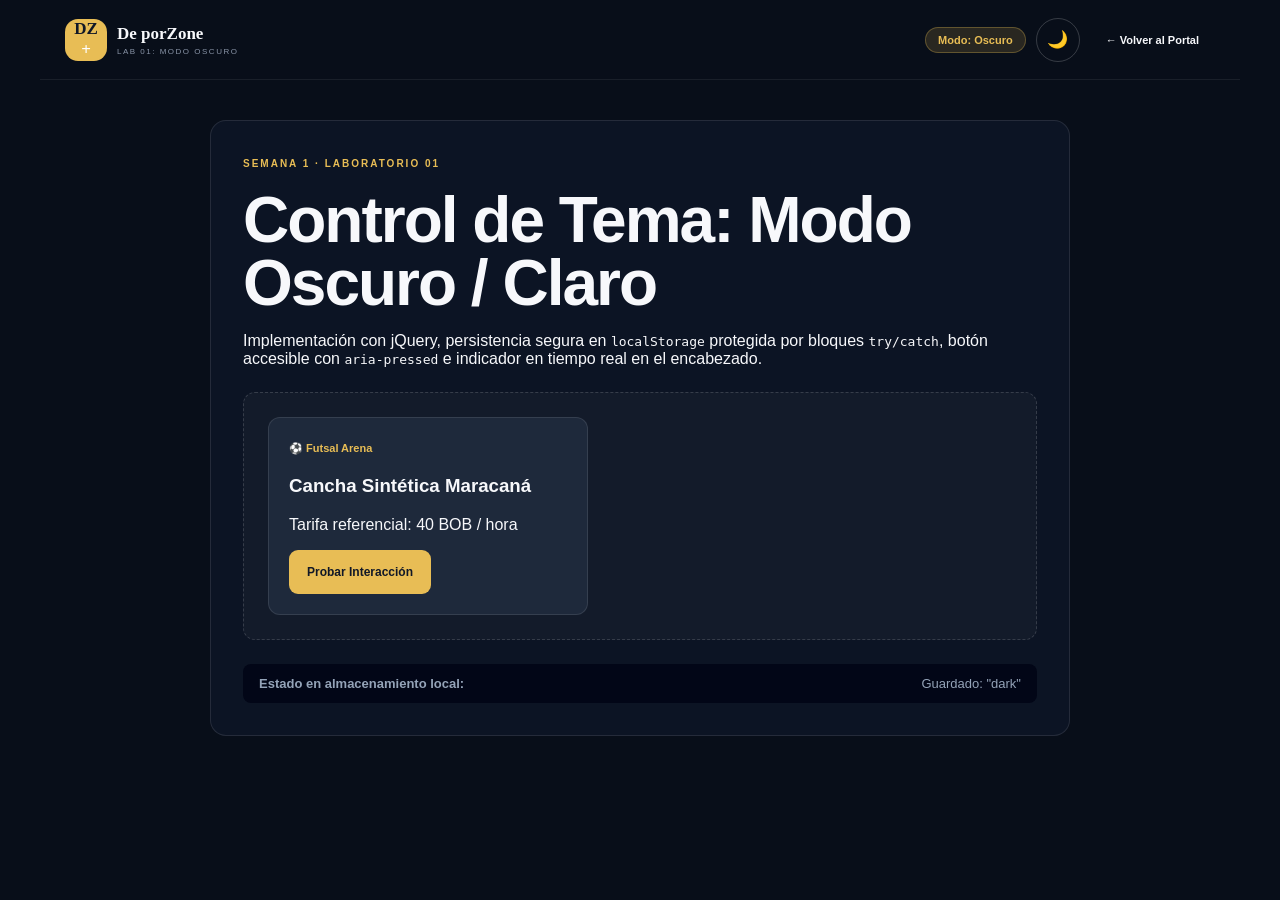
<file: reservas/semana1/01-modo-oscuro/index.html>
<!DOCTYPE html>
<html lang="es">
<head>
    <meta charset="UTF-8">
    <meta name="viewport" content="width=device-width, initial-scale=1.0">
    <title>01 - Modo Oscuro | De porZone</title>
    <link rel="stylesheet" href="../../styles.css">
    <link rel="stylesheet" href="styles.css">
</head>
<body class="dark-mode">

    <header class="topbar">
        <a class="brand" href="../../index.html">
            <span class="logo">DZ<span>+</span></span>
            <span>
                <b>De porZone</b>
                <small>LAB 01: MODO OSCURO</small>
            </span>
        </a>

        <div class="header-actions">
            <span id="theme-status" class="badge-status" aria-live="polite">Modo: Oscuro</span>
            <button id="btn-theme-toggle" class="theme-toggle" type="button" aria-label="Cambiar a modo claro" aria-pressed="true">
                🌙
            </button>
            <a class="nav-cta" href="../../index.html">← Volver al Portal</a>
        </div>
    </header>

    <main class="lab-container">
        <section class="lab-card">
            <span class="eyebrow">SEMANA 1 · LABORATORIO 01</span>
            <h1>Control de Tema: Modo Oscuro / Claro</h1>
            <p>
                Implementación con jQuery, persistencia segura en <code>localStorage</code> protegida por bloques <code>try/catch</code>, botón accesible con <code>aria-pressed</code> e indicador en tiempo real en el encabezado.
            </p>

            <div class="preview-box">
                <div class="cancha-sample">
                    <span class="badge-sport">⚽ Futsal Arena</span>
                    <h3>Cancha Sintética Maracaná</h3>
                    <p>Tarifa referencial: 40 BOB / hora</p>
                    <button class="btn primary" type="button">Probar Interacción</button>
                </div>
            </div>

            <div class="code-note">
                <strong>Estado en almacenamiento local:</strong>
                <span id="storage-debug">Verificando...</span>
            </div>
        </section>
    </main>

    <script src="https://code.jquery.com/jquery-3.7.1.min.js"></script>
    <script src="script.js"></script>
</body>
</html>
</file>
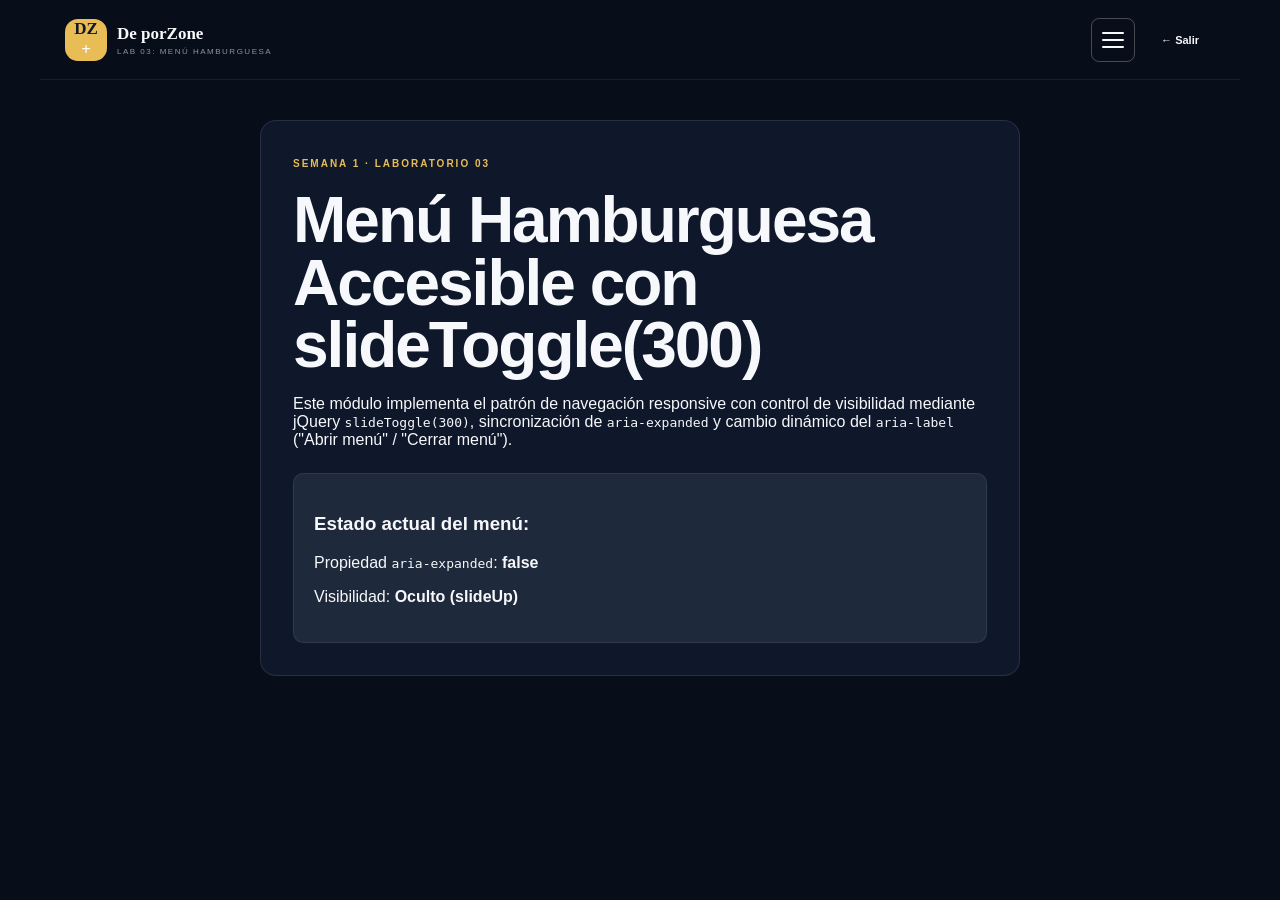
<file: reservas/semana1/03-menu-hamburguesa/index.html>
<!DOCTYPE html>
<html lang="es">
<head>
    <meta charset="UTF-8">
    <meta name="viewport" content="width=device-width, initial-scale=1.0">
    <title>03 - Menú Hamburguesa | De porZone</title>
    <link rel="stylesheet" href="../../styles.css">
    <link rel="stylesheet" href="styles.css">
</head>
<body class="theme-futbol">

    <header class="topbar">
        <a class="brand" href="../../index.html">
            <span class="logo">DZ<span>+</span></span>
            <span>
                <b>De porZone</b>
                <small>LAB 03: MENÚ HAMBURGUESA</small>
            </span>
        </a>

        <div class="header-actions">
            <!-- Botón Accesible ☰ -->
            <button class="hamburger-btn" id="btn-hamburger" type="button" aria-label="Abrir menú de navegación" aria-expanded="false" aria-controls="nav-principal">
                <span class="hamburger-bar"></span>
                <span class="hamburger-bar"></span>
                <span class="hamburger-bar"></span>
            </button>
            <a class="nav-cta" href="../../index.html">← Salir</a>
        </div>
    </header>

    <!-- Nav con aria-label y slideToggle(300) -->
    <nav class="nav-collapsible" id="nav-principal" aria-label="Navegación principal de canchas">
        <ul class="nav-list">
            <li><a href="../../index.html#inicio">⚽ Portada de Canchas</a></li>
            <li><a href="../../index.html#deportes">🏐 Deportes Disponibles</a></li>
            <li><a href="../../index.html#servicios">🥅 Servicios y Vestuarios</a></li>
            <li><a href="../../index.html#reservar">📅 Reservar Horario</a></li>
            <li><a href="../../index.html#simulaciones">⚙ Panel de Pruebas</a></li>
        </ul>
    </nav>

    <main class="lab-container">
        <section class="lab-card">
            <span class="eyebrow">SEMANA 1 · LABORATORIO 03</span>
            <h1>Menú Hamburguesa Accesible con slideToggle(300)</h1>
            <p>
                Este módulo implementa el patrón de navegación responsive con control de visibilidad mediante jQuery <code>slideToggle(300)</code>, sincronización de <code>aria-expanded</code> y cambio dinámico del <code>aria-label</code> ("Abrir menú" / "Cerrar menú").
            </p>
            <div class="test-panel">
                <h3>Estado actual del menú:</h3>
                <p>Propiedad <code>aria-expanded</code>: <strong id="debug-expanded">false</strong></p>
                <p>Visibilidad: <strong id="debug-visibilidad">Oculto (slideUp)</strong></p>
            </div>
        </section>
    </main>

    <script src="https://code.jquery.com/jquery-3.7.1.min.js"></script>
    <script src="script.js"></script>
</body>
</html>
</file>
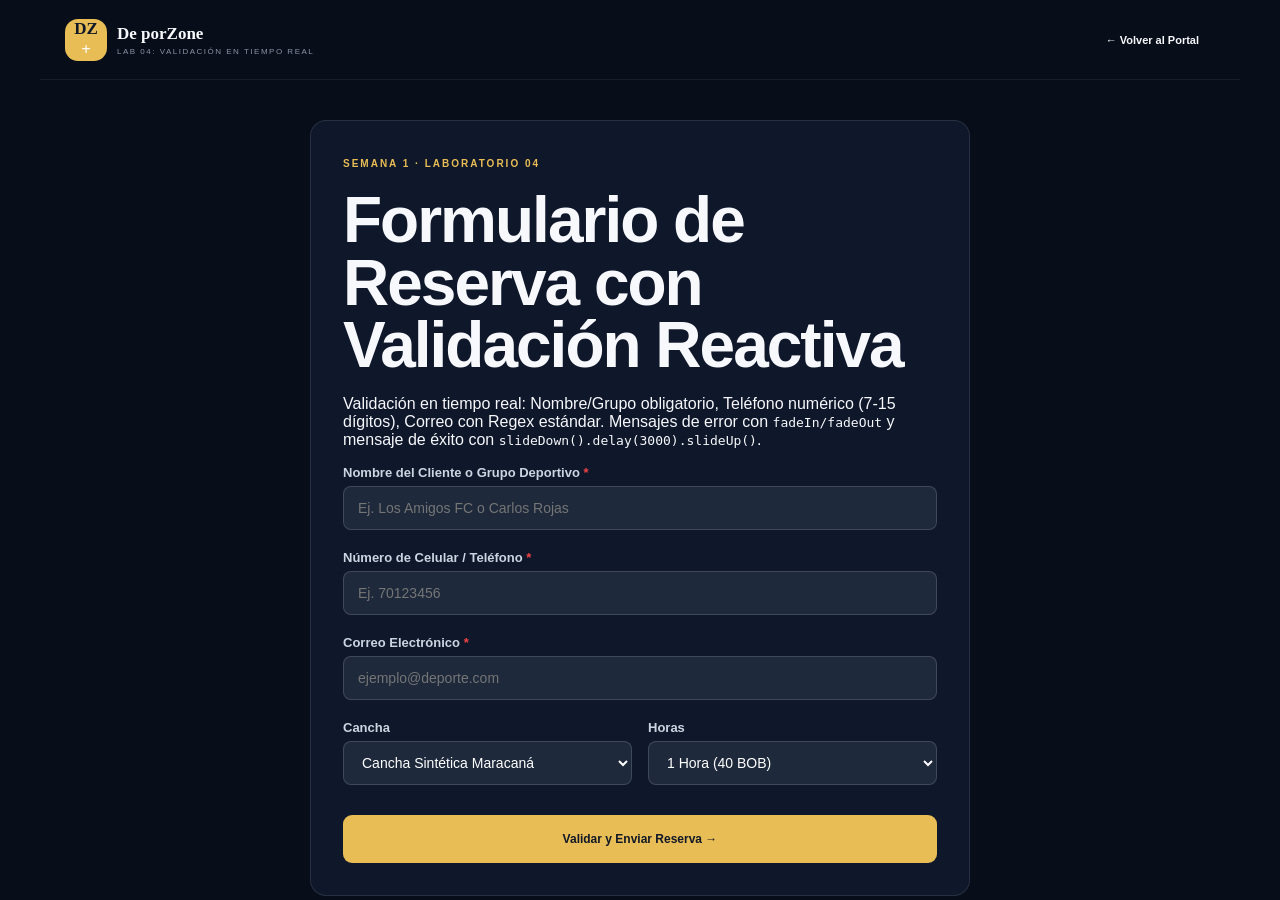
<file: reservas/semana1/04-validacion-formulario/index.html>
<!DOCTYPE html>
<html lang="es">
<head>
    <meta charset="UTF-8">
    <meta name="viewport" content="width=device-width, initial-scale=1.0">
    <title>04 - Validación de Formulario | De porZone</title>
    <link rel="stylesheet" href="../../styles.css">
    <link rel="stylesheet" href="styles.css">
</head>
<body class="theme-futbol">

    <header class="topbar">
        <a class="brand" href="../../index.html">
            <span class="logo">DZ<span>+</span></span>
            <span>
                <b>De porZone</b>
                <small>LAB 04: VALIDACIÓN EN TIEMPO REAL</small>
            </span>
        </a>
        <a class="nav-cta" href="../../index.html">← Volver al Portal</a>
    </header>

    <main class="lab-container">
        <section class="lab-card">
            <span class="eyebrow">SEMANA 1 · LABORATORIO 04</span>
            <h1>Formulario de Reserva con Validación Reactiva</h1>
            <p>Validación en tiempo real: Nombre/Grupo obligatorio, Teléfono numérico (7-15 dígitos), Correo con Regex estándar. Mensajes de error con <code>fadeIn/fadeOut</code> y mensaje de éxito con <code>slideDown().delay(3000).slideUp()</code>.</p>

            <div id="mensaje-exito" class="alerta-exito" role="status" aria-live="polite">
                ✔ ¡Reserva registrada con éxito! Tu solicitud está siendo procesada.
            </div>

            <form id="form-reserva-canchas" class="form-estilizado" novalidate>
                <div class="campo">
                    <label for="txt-nombre">Nombre del Cliente o Grupo Deportivo <span class="req">*</span></label>
                    <input type="text" id="txt-nombre" name="nombre" placeholder="Ej. Los Amigos FC o Carlos Rojas" required>
                    <span class="error-msg" id="err-nombre">El nombre o grupo es obligatorio (mínimo 3 letras).</span>
                </div>

                <div class="campo">
                    <label for="txt-telefono">Número de Celular / Teléfono <span class="req">*</span></label>
                    <input type="tel" id="txt-telefono" name="telefono" placeholder="Ej. 70123456" required>
                    <span class="error-msg" id="err-telefono">Ingresa un número telefónico válido (entre 7 y 15 dígitos numéricos).</span>
                </div>

                <div class="campo">
                    <label for="txt-correo">Correo Electrónico <span class="req">*</span></label>
                    <input type="email" id="txt-correo" name="correo" placeholder="ejemplo@deporte.com" required>
                    <span class="error-msg" id="err-correo">El formato de correo no es válido (ej. usuario@dominio.com).</span>
                </div>

                <div class="campo-fila">
                    <div class="campo">
                        <label for="sel-cancha">Cancha</label>
                        <select id="sel-cancha">
                            <option value="futsal">Cancha Sintética Maracaná</option>
                            <option value="wally">Wally Court A</option>
                            <option value="voley">Vóley Arena Mixta</option>
                        </select>
                    </div>
                    <div class="campo">
                        <label for="sel-duracion">Horas</label>
                        <select id="sel-duracion">
                            <option value="1">1 Hora (40 BOB)</option>
                            <option value="2">2 Horas (80 BOB)</option>
                            <option value="3">3 Horas (120 BOB)</option>
                        </select>
                    </div>
                </div>

                <button type="submit" class="btn primary btn-enviar">
                    Validar y Enviar Reserva →
                </button>
            </form>
        </section>
    </main>

    <script src="https://code.jquery.com/jquery-3.7.1.min.js"></script>
    <script src="script.js"></script>
</body>
</html>
</file>
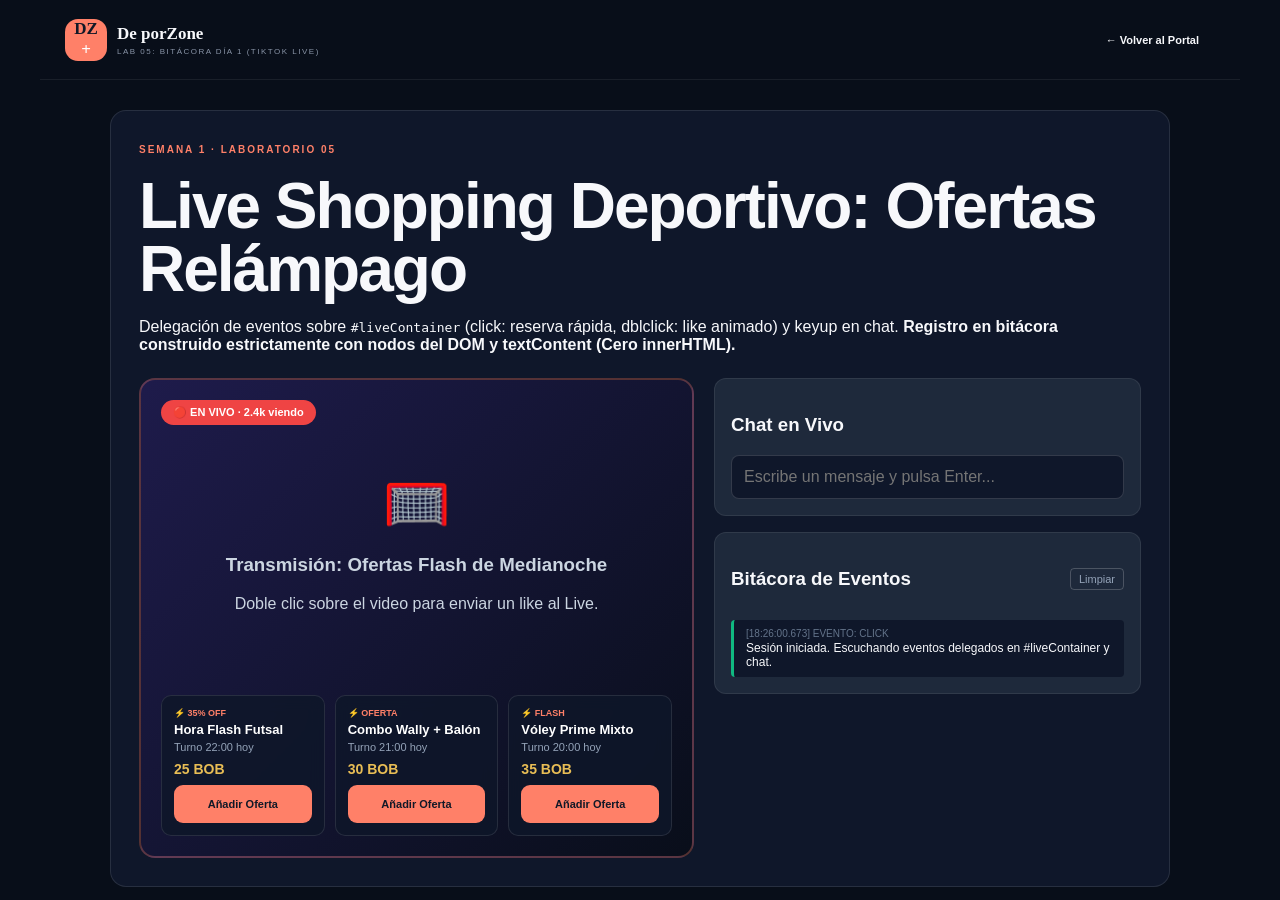
<file: reservas/semana1/05-bitacora-dia1/index.html>
<!DOCTYPE html>
<html lang="es">
<head>
    <meta charset="UTF-8">
    <meta name="viewport" content="width=device-width, initial-scale=1.0">
    <title>05 - Bitácora Día 1: Live Canchas | De porZone</title>
    <link rel="stylesheet" href="../../styles.css">
    <link rel="stylesheet" href="styles.css">
</head>
<body class="theme-futsal">

    <header class="topbar">
        <a class="brand" href="../../index.html">
            <span class="logo">DZ<span>+</span></span>
            <span>
                <b>De porZone</b>
                <small>LAB 05: BITÁCORA DÍA 1 (TIKTOK LIVE)</small>
            </span>
        </a>
        <a class="nav-cta" href="../../index.html">← Volver al Portal</a>
    </header>

    <main class="lab-container">
        <section class="lab-card">
            <span class="eyebrow">SEMANA 1 · LABORATORIO 05</span>
            <h1>Live Shopping Deportivo: Ofertas Relámpago</h1>
            <p>
                Delegación de eventos sobre <code>#liveContainer</code> (click: reserva rápida, dblclick: like animado) y keyup en chat.
                <strong>Registro en bitácora construido estrictamente con nodos del DOM y textContent (Cero innerHTML).</strong>
            </p>

            <div class="live-layout">
                <!-- Contenedor del Live -->
                <div class="live-stream-box" id="liveContainer" data-live-id="futsal-live-01">
                    <div class="live-badge-rec">🔴 EN VIVO · 2.4k viendo</div>
                    <div class="like-overlay" id="likeOverlay" aria-hidden="true">❤️</div>
                    
                    <div class="stream-center">
                        <span class="stream-icon">🥅</span>
                        <h3>Transmisión: Ofertas Flash de Medianoche</h3>
                        <p>Doble clic sobre el video para enviar un like al Live.</p>
                    </div>

                    <!-- 3 Ofertas Relámpago -->
                    <div class="flash-deals-tray">
                        <div class="deal-card" data-deal-id="deal-1" data-deal-name="Hora Flash Futsal" data-deal-price="25">
                            <span class="deal-tag">⚡ 35% OFF</span>
                            <h4>Hora Flash Futsal</h4>
                            <p>Turno 22:00 hoy</p>
                            <span class="deal-price">25 BOB</span>
                            <button type="button" class="btn primary deal-btn" data-action="buy">Añadir Oferta</button>
                        </div>

                        <div class="deal-card" data-deal-id="deal-2" data-deal-name="Combo Nocturno Wally" data-deal-price="30">
                            <span class="deal-tag">⚡ OFERTA</span>
                            <h4>Combo Wally + Balón</h4>
                            <p>Turno 21:00 hoy</p>
                            <span class="deal-price">30 BOB</span>
                            <button type="button" class="btn primary deal-btn" data-action="buy">Añadir Oferta</button>
                        </div>

                        <div class="deal-card" data-deal-id="deal-3" data-deal-name="Vóley Prime Viernes" data-deal-price="35">
                            <span class="deal-tag">⚡ FLASH</span>
                            <h4>Vóley Prime Mixto</h4>
                            <p>Turno 20:00 hoy</p>
                            <span class="deal-price">35 BOB</span>
                            <button type="button" class="btn primary deal-btn" data-action="buy">Añadir Oferta</button>
                        </div>
                    </div>
                </div>

                <!-- Chat interactivo y Registro -->
                <div class="live-sidebar">
                    <div class="chat-box">
                        <h3>Chat en Vivo</h3>
                        <div class="chat-input-wrapper">
                            <!-- Corregido: comillas bien cerradas type="text" id="chatInput" -->
                            <input type="text" id="chatInput" placeholder="Escribe un mensaje y pulsa Enter..." autocomplete="off">
                        </div>
                    </div>

                    <div class="log-box">
                        <div class="log-head">
                            <h3>Bitácora de Eventos</h3>
                            <button type="button" id="btn-limpiar-log" class="btn-clear">Limpiar</button>
                        </div>
                        <ul id="logOutput" class="log-list" role="log" aria-live="polite">
                            <!-- Inserción segura con nodos -->
                        </ul>
                    </div>
                </div>
            </div>
        </section>
    </main>

    <script src="https://code.jquery.com/jquery-3.7.1.min.js"></script>
    <script src="script.js"></script>
</body>
</html>
</file>
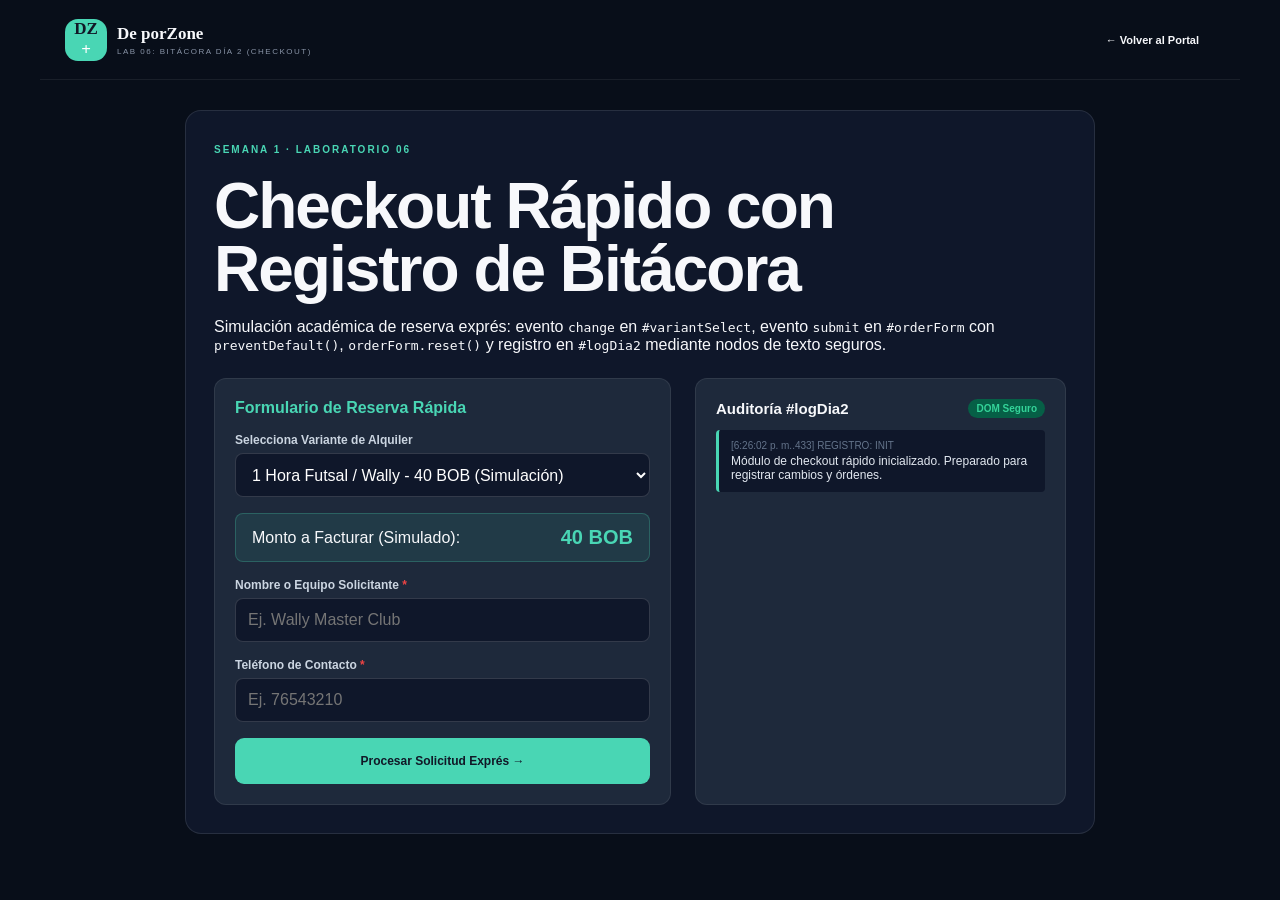
<file: reservas/semana1/06-bitacora-dia2/index.html>
<!DOCTYPE html>
<html lang="es">
<head>
    <meta charset="UTF-8">
    <meta name="viewport" content="width=device-width, initial-scale=1.0">
    <title>06 - Bitácora Día 2: Checkout Rápido | De porZone</title>
    <link rel="stylesheet" href="../../styles.css">
    <link rel="stylesheet" href="styles.css">
</head>
<body class="theme-wally">

    <header class="topbar">
        <a class="brand" href="../../index.html">
            <span class="logo">DZ<span>+</span></span>
            <span>
                <b>De porZone</b>
                <small>LAB 06: BITÁCORA DÍA 2 (CHECKOUT)</small>
            </span>
        </a>
        <a class="nav-cta" href="../../index.html">← Volver al Portal</a>
    </header>

    <main class="lab-container">
        <section class="lab-card">
            <span class="eyebrow">SEMANA 1 · LABORATORIO 06</span>
            <h1>Checkout Rápido con Registro de Bitácora</h1>
            <p>
                Simulación académica de reserva exprés: evento <code>change</code> en <code>#variantSelect</code>, evento <code>submit</code> en <code>#orderForm</code> con <code>preventDefault()</code>, <code>orderForm.reset()</code> y registro en <code>#logDia2</code> mediante nodos de texto seguros.
            </p>

            <div class="checkout-grid">
                <!-- Formulario de Checkout Rápido -->
                <form id="orderForm" class="checkout-form" novalidate>
                    <h3>Formulario de Reserva Rápida</h3>

                    <div class="campo">
                        <label for="variantSelect">Selecciona Variante de Alquiler</label>
                        <select id="variantSelect" name="variante" required>
                            <option value="1hr-40bob" data-horas="1" data-precio="40">1 Hora Futsal / Wally - 40 BOB (Simulación)</option>
                            <option value="2hr-75bob" data-horas="2" data-precio="75">2 Horas Combo Amigos - 75 BOB (Simulación)</option>
                            <option value="3hr-105bob" data-horas="3" data-precio="105">3 Horas Torneo Relámpago - 105 BOB (Simulación)</option>
                        </select>
                    </div>

                    <div class="summary-box">
                        <span class="summary-label">Monto a Facturar (Simulado):</span>
                        <strong class="summary-price" id="displayPrecio">40 BOB</strong>
                    </div>

                    <div class="campo">
                        <label for="clienteNombre">Nombre o Equipo Solicitante <span class="req">*</span></label>
                        <input type="text" id="clienteNombre" name="cliente" placeholder="Ej. Wally Master Club" required>
                    </div>

                    <div class="campo">
                        <label for="clienteTel">Teléfono de Contacto <span class="req">*</span></label>
                        <input type="tel" id="clienteTel" name="telefono" placeholder="Ej. 76543210" required>
                    </div>

                    <button type="submit" class="btn primary btn-checkout">
                        Procesar Solicitud Exprés →
                    </button>
                </form>

                <!-- Bitácora de Auditoría Día 2 -->
                <div class="log-panel">
                    <div class="log-header">
                        <h3>Auditoría #logDia2</h3>
                        <span class="badge-audit">DOM Seguro</span>
                    </div>
                    <ul id="logDia2" class="log-entries" role="log" aria-live="polite">
                        <!-- Generado con textContent / createElement -->
                    </ul>
                </div>
            </div>
        </section>
    </main>

    <script src="https://code.jquery.com/jquery-3.7.1.min.js"></script>
    <script src="script.js"></script>
</body>
</html>
</file>
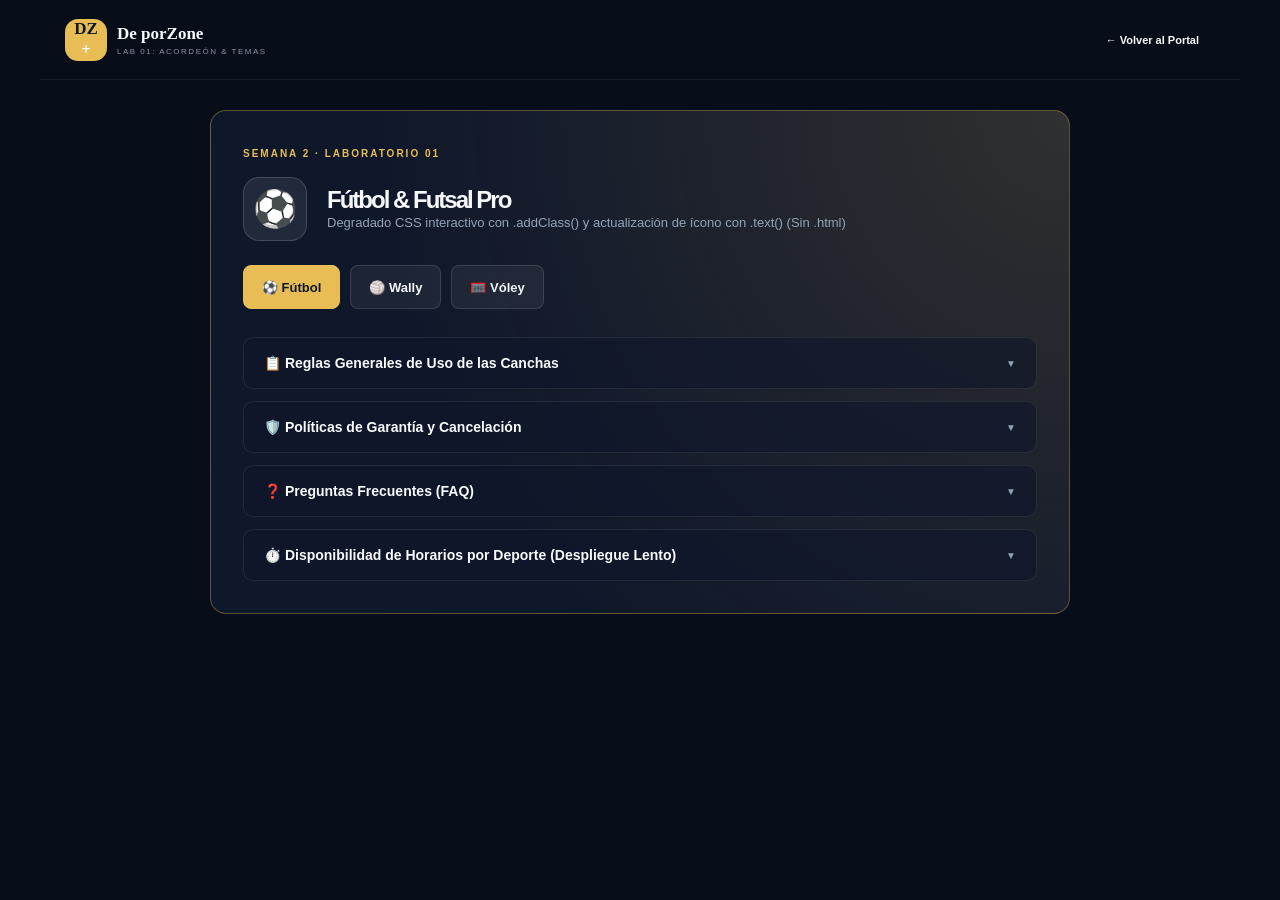
<file: reservas/semana2/01-jquery-acordeon-temas/index.html>
<!DOCTYPE html>
<html lang="es">
<head>
    <meta charset="UTF-8">
    <meta name="viewport" content="width=device-width, initial-scale=1.0">
    <title>01 - Acordeón jQuery y Reto Pro | De porZone</title>
    <link rel="stylesheet" href="../../styles.css">
    <link rel="stylesheet" href="styles.css">
</head>
<body class="theme-futbol">

    <header class="topbar">
        <a class="brand" href="../../index.html">
            <span class="logo">DZ<span>+</span></span>
            <span>
                <b>De porZone</b>
                <small>LAB 01: ACORDEÓN & TEMAS</small>
            </span>
        </a>
        <a class="nav-cta" href="../../index.html">← Volver al Portal</a>
    </header>

    <main class="lab-container">
        <!-- Contenedor con degradado CSS dinámico para el Reto Pro -->
        <section class="lab-card theme-gradient-container bg-futbol" id="themeContainer">
            <span class="eyebrow">SEMANA 2 · LABORATORIO 01</span>
            
            <div class="reto-pro-header">
                <div class="main-icon-wrapper">
                    <span id="mainSportIcon" class="main-sport-icon">⚽</span>
                </div>
                <div>
                    <h1 id="mainSportTitle">Fútbol & Futsal Pro</h1>
                    <p id="mainSportSubtitle">Degradado CSS interactivo con .addClass() y actualización de ícono con .text() (Sin .html)</p>
                </div>
            </div>

            <!-- Botones del Reto Pro (+0.5 ptos) -->
            <div class="deportes-selector" role="group" aria-label="Cambiar tema de deporte">
                <button type="button" class="btn-deporte active" data-sport="futbol" data-emoji="⚽">
                    ⚽ Fútbol
                </button>
                <button type="button" class="btn-deporte" data-sport="wally" data-emoji="🏐">
                    🏐 Wally
                </button>
                <button type="button" class="btn-deporte" data-sport="voley" data-emoji="🥅">
                    🥅 Vóley
                </button>
            </div>

            <!-- ACORDEÓN CON slideToggle('fast') y slideToggle('slow') -->
            <div class="accordion" id="acordeonCanchas">
                <!-- 1. Reglas de Uso (slideToggle('fast')) -->
                <div class="accordion-item">
                    <button class="accordion-btn" type="button" aria-expanded="false">
                        <span>📋 Reglas Generales de Uso de las Canchas</span>
                        <span class="accordion-arrow">▼</span>
                    </button>
                    <div class="accordion-panel">
                        <p>1. Ingreso con calzado deportivo adecuado (zapatillas de fútbol sala o calzado de suela plana para Wally/Vóley).</p>
                        <p>2. Prohibido fumar, ingresar bebidas alcohólicas o consumir chicle dentro de la superficie deportiva.</p>
                        <p>3. El turno inicia y finaliza puntualmente en la hora reservada.</p>
                    </div>
                </div>

                <!-- 2. Políticas de Garantía y Cancelación (slideToggle('fast')) -->
                <div class="accordion-item">
                    <button class="accordion-btn" type="button" aria-expanded="false">
                        <span>🛡️ Políticas de Garantía y Cancelación</span>
                        <span class="accordion-arrow">▼</span>
                    </button>
                    <div class="accordion-panel">
                        <p>• La garantía requerida (15 a 25 BOB) se devuelve íntegramente al entregar el material y dejar la cancha en buen estado.</p>
                        <p>• Cancelaciones con más de 24 horas de anticipación tienen 100% de devolución.</p>
                        <p>• En caso de fuerza mayor o corte imprevisto, se reprograma el turno sin costo adicional.</p>
                    </div>
                </div>

                <!-- 3. Preguntas Frecuentes (slideToggle('fast')) -->
                <div class="accordion-item">
                    <button class="accordion-btn" type="button" aria-expanded="false">
                        <span>❓ Preguntas Frecuentes (FAQ)</span>
                        <span class="accordion-arrow">▼</span>
                    </button>
                    <div class="accordion-panel">
                        <p><strong>¿Tienen vestuarios y duchas?</strong> Sí, servicio gratuito para equipos que tengan turnos reservados.</p>
                        <p><strong>¿Alquilan balones y chalecos?</strong> Sí, disponibles en recepción desde 10 BOB.</p>
                    </div>
                </div>

                <!-- 4. Disponibilidad por Horas (slideToggle('slow')) -->
                <div class="accordion-item">
                    <button class="accordion-btn accordion-btn--horas" type="button" aria-expanded="false">
                        <span>⏱️ Disponibilidad de Horarios por Deporte (Despliegue Lento)</span>
                        <span class="accordion-arrow">▼</span>
                    </button>
                    <div class="accordion-panel accordion-panel--horas">
                        <div class="horas-preview">
                            <div class="hora-col">
                                <h4>⚽ Futsal (Cancha Sintética)</h4>
                                <ul>
                                    <li>18:00 - 19:00: Disponible</li>
                                    <li>19:00 - 20:00: Reservado</li>
                                    <li>20:00 - 21:00: Disponible</li>
                                </ul>
                            </div>
                            <div class="hora-col">
                                <h4>🏐 Wally (Cancha A)</h4>
                                <ul>
                                    <li>18:00 - 19:00: Disponible</li>
                                    <li>19:00 - 20:00: Disponible</li>
                                    <li>20:00 - 21:00: Reservado</li>
                                </ul>
                            </div>
                            <div class="hora-col">
                                <h4>🥅 Vóley (Poliuretano)</h4>
                                <ul>
                                    <li>17:00 - 18:00: Disponible</li>
                                    <li>18:00 - 19:00: Reservado</li>
                                    <li>19:00 - 20:00: Disponible</li>
                                </ul>
                            </div>
                        </div>
                    </div>
                </div>
            </div>
        </section>
    </main>

    <script src="https://code.jquery.com/jquery-3.7.1.min.js"></script>
    <script src="script.js"></script>
</body>
</html>
</file>
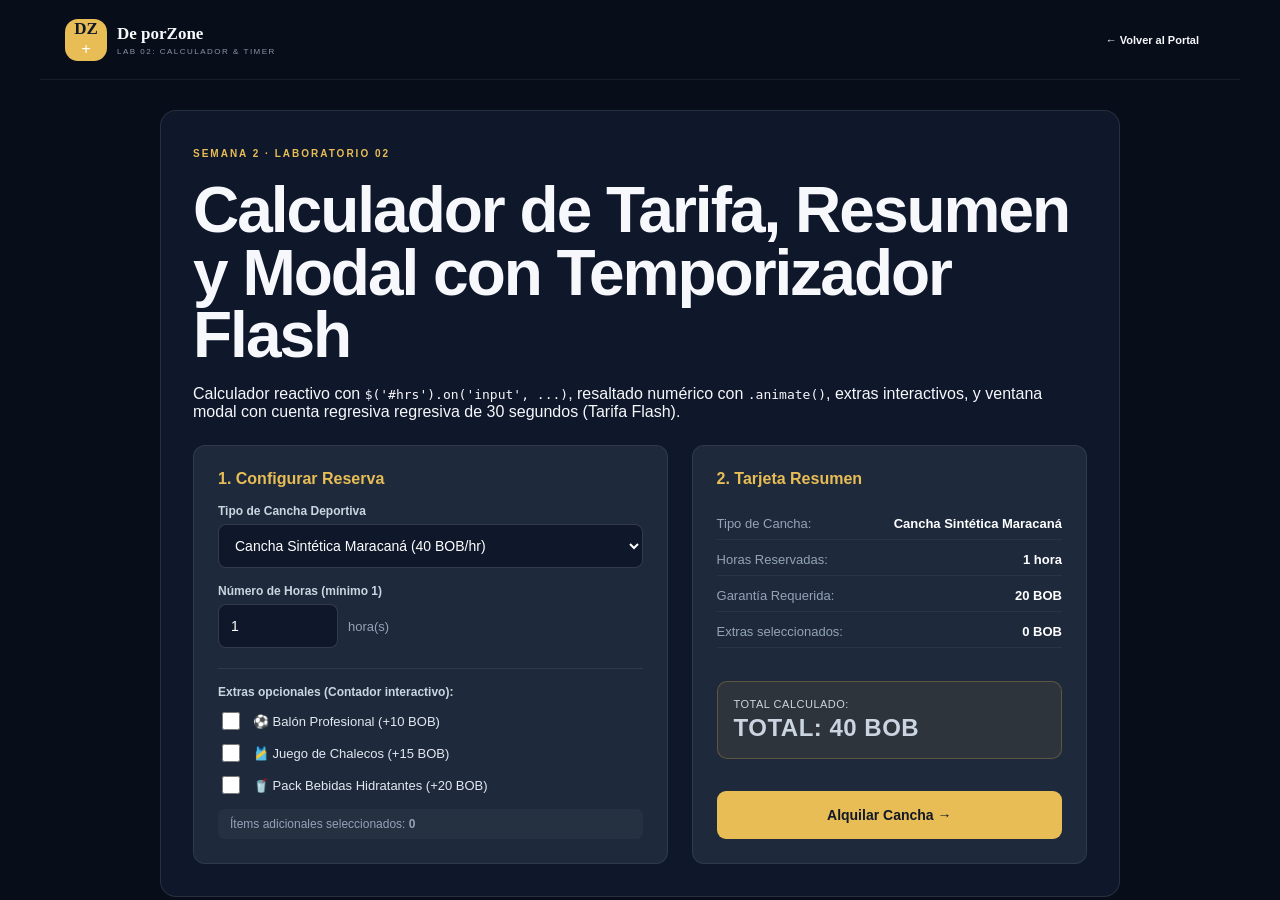
<file: reservas/semana2/02-calculador-modal-timer/index.html>
<!DOCTYPE html>
<html lang="es">
<head>
    <meta charset="UTF-8">
    <meta name="viewport" content="width=device-width, initial-scale=1.0">
    <title>02 - Calculador, Modal y Timer | De porZone</title>
    <link rel="stylesheet" href="../../styles.css">
    <link rel="stylesheet" href="styles.css">
</head>
<body class="theme-futbol">

    <header class="topbar">
        <a class="brand" href="../../index.html">
            <span class="logo">DZ<span>+</span></span>
            <span>
                <b>De porZone</b>
                <small>LAB 02: CALCULADOR & TIMER</small>
            </span>
        </a>
        <a class="nav-cta" href="../../index.html">← Volver al Portal</a>
    </header>

    <!-- Toast Alert Flotante arriba a la derecha -->
    <div id="toastNotification" class="toast-alert" role="status" aria-live="polite">
        <span class="toast-icon">✔</span>
        <span id="toastMessage">¡Reserva confirmada con éxito!</span>
    </div>

    <main class="lab-container">
        <section class="lab-card">
            <span class="eyebrow">SEMANA 2 · LABORATORIO 02</span>
            <h1>Calculador de Tarifa, Resumen y Modal con Temporizador Flash</h1>
            <p>
                Calculador reactivo con <code>$('#hrs').on('input', ...)</code>, resaltado numérico con <code>.animate()</code>, extras interactivos, y ventana modal con cuenta regresiva regresiva de 30 segundos (Tarifa Flash).
            </p>

            <div class="booking-engine">
                <!-- Panel del Calculador -->
                <div class="calc-box">
                    <h3>1. Configurar Reserva</h3>
                    
                    <div class="campo">
                        <label for="canchaSelect">Tipo de Cancha Deportiva</label>
                        <select id="canchaSelect">
                            <option value="futsal" data-tarifa="40" data-garantia="20">Cancha Sintética Maracaná (40 BOB/hr)</option>
                            <option value="wally" data-tarifa="35" data-garantia="15">Wally Court A Panorámico (35 BOB/hr)</option>
                            <option value="voley" data-tarifa="45" data-garantia="25">Coliseo Vóley / Futsal (45 BOB/hr)</option>
                        </select>
                    </div>

                    <div class="campo">
                        <label for="hrs">Número de Horas (mínimo 1)</label>
                        <div class="hrs-input-group">
                            <input type="number" id="hrs" min="1" max="10" value="1">
                            <span class="hrs-sufijo">hora(s)</span>
                        </div>
                    </div>

                    <!-- Extras Opcionales con Contador Interactivo -->
                    <div class="extras-group">
                        <span class="extras-title">Extras opcionales (Contador interactivo):</span>
                        <div class="extras-list">
                            <label class="extra-item">
                                <input type="checkbox" class="extra-check" data-cost="10" data-name="Balón Oficial">
                                <span>⚽ Balón Profesional (+10 BOB)</span>
                            </label>
                            <label class="extra-item">
                                <input type="checkbox" class="extra-check" data-cost="15" data-name="Juego de Chalecos">
                                <span>🎽 Juego de Chalecos (+15 BOB)</span>
                            </label>
                            <label class="extra-item">
                                <input type="checkbox" class="extra-check" data-cost="20" data-name="Pack Hidratación">
                                <span>🥤 Pack Bebidas Hidratantes (+20 BOB)</span>
                            </label>
                        </div>
                        <div class="extras-counter">
                            Ítems adicionales seleccionados: <strong id="extrasCount">0</strong>
                        </div>
                    </div>
                </div>

                <!-- Tarjeta Resumen -->
                <div class="summary-card" id="resumenCard">
                    <h3>2. Tarjeta Resumen</h3>
                    <ul class="summary-details">
                        <li>
                            <span>Tipo de Cancha:</span>
                            <strong id="resCancha">Cancha Sintética Maracaná</strong>
                        </li>
                        <li>
                            <span>Horas Reservadas:</span>
                            <strong id="resHoras">1 hora</strong>
                        </li>
                        <li>
                            <span>Garantía Requerida:</span>
                            <strong id="resGarantia">20 BOB</strong>
                        </li>
                        <li>
                            <span>Extras seleccionados:</span>
                            <strong id="resExtras">0 BOB</strong>
                        </li>
                    </ul>

                    <div class="total-display">
                        <span>Total Calculado:</span>
                        <div class="total-animated-wrapper">
                            <span id="totalDisplay" class="total-monto">Total: 40 BOB</span>
                        </div>
                    </div>

                    <button type="button" class="btn primary btn-alquilar" id="btnAlquilarCancha">
                        Alquilar Cancha →
                    </button>
                </div>
            </div>
        </section>
    </main>

    <!-- MODAL DE CONFIRMACIÓN CON TEMPORIZADOR FLASH (Sección G) -->
    <div class="modal-backdrop" id="modalConfirmacion" aria-hidden="true">
        <div class="modal-dialog" role="dialog" aria-modal="true" aria-labelledby="modalTitulo">
            <button class="modal-close" id="btnModalClose" type="button" aria-label="Cerrar modal">×</button>
            
            <div class="modal-icon">⏱️</div>
            <h2 id="modalTitulo">Confirmar Reserva de Cancha</h2>
            
            <div class="modal-body-content">
                <p><strong>Servicio:</strong> <span id="modalServicio">Cancha Sintética</span></p>
                <p><strong>Monto a Cancelar:</strong> <span id="modalMonto">80 BOB (2 Horas)</span></p>
                <p><strong>Garantía en Recepción:</strong> <span id="modalGarantia">20 BOB</span></p>
                
                <div class="modal-timer-badge">
                    Tiempo Restante para Confirmar: <strong id="modalTimer">00:30s</strong>
                </div>
            </div>

            <div class="modal-actions-btns">
                <button type="button" class="btn secondary" id="btnModalCancelar">Cancelar</button>
                <button type="button" class="btn primary" id="btnModalProcesarPago">Procesar Pago</button>
            </div>
        </div>
    </div>

    <script src="https://code.jquery.com/jquery-3.7.1.min.js"></script>
    <script src="script.js"></script>
</body>
</html>
</file>
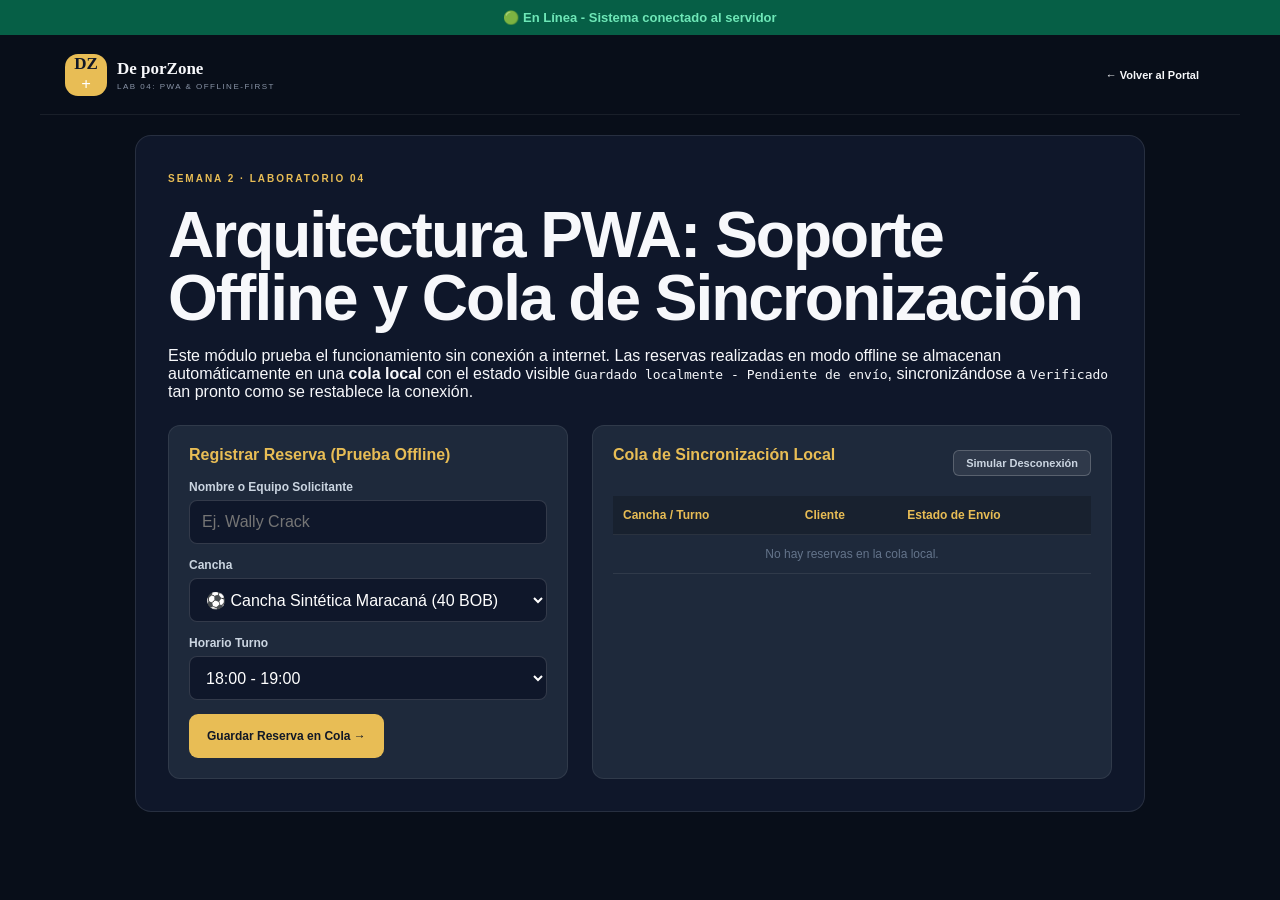
<file: reservas/semana2/04-arquitectura-pwa-offline/index.html>
<!DOCTYPE html>
<html lang="es">
<head>
    <meta charset="UTF-8">
    <meta name="viewport" content="width=device-width, initial-scale=1.0">
    <meta name="theme-color" content="#080e19">
    <title>04 - Arquitectura PWA y Offline | De porZone</title>
    <link rel="manifest" href="../../manifest.json">
    <link rel="stylesheet" href="../../styles.css">
    <link rel="stylesheet" href="styles.css">
</head>
<body class="theme-futbol">

    <!-- Indicador de Red con jQuery (#estadoRed) -->
    <div id="estadoRed" class="estado-red online" role="status" aria-live="polite">
        🟢 En Línea - Sistema conectado al servidor
    </div>

    <header class="topbar">
        <a class="brand" href="../../index.html">
            <span class="logo">DZ<span>+</span></span>
            <span>
                <b>De porZone</b>
                <small>LAB 04: PWA & OFFLINE-FIRST</small>
            </span>
        </a>
        <div class="header-actions">
            <!-- Botón Instalar App con beforeinstallprompt -->
            <button id="btnInstalarApp" class="btn primary btn-install" type="button" style="display: none;">
                📲 Instalar App
            </button>
            <a class="nav-cta" href="../../index.html">← Volver al Portal</a>
        </div>
    </header>

    <main class="lab-container">
        <section class="lab-card">
            <span class="eyebrow">SEMANA 2 · LABORATORIO 04</span>
            <h1>Arquitectura PWA: Soporte Offline y Cola de Sincronización</h1>
            <p>
                Este módulo prueba el funcionamiento sin conexión a internet.
                Las reservas realizadas en modo offline se almacenan automáticamente en una <strong>cola local</strong> con el estado visible <code>Guardado localmente - Pendiente de envío</code>, sincronizándose a <code>Verificado</code> tan pronto como se restablece la conexión.
            </p>

            <!-- Formulario de Prueba Offline -->
            <div class="offline-engine">
                <form id="formOfflineReserva" class="offline-form">
                    <h3>Registrar Reserva (Prueba Offline)</h3>
                    
                    <div class="campo">
                        <label for="offCliente">Nombre o Equipo Solicitante</label>
                        <input type="text" id="offCliente" placeholder="Ej. Wally Crack" required>
                    </div>

                    <div class="campo">
                        <label for="offCancha">Cancha</label>
                        <select id="offCancha">
                            <option value="Cancha Sintética Maracaná">⚽ Cancha Sintética Maracaná (40 BOB)</option>
                            <option value="Wally Court A">🏐 Wally Court A (35 BOB)</option>
                            <option value="Coliseo Vóley Arena">🥅 Coliseo Vóley Arena (45 BOB)</option>
                        </select>
                    </div>

                    <div class="campo">
                        <label for="offHora">Horario Turno</label>
                        <select id="offHora">
                            <option value="18:00 - 19:00">18:00 - 19:00</option>
                            <option value="19:00 - 20:00">19:00 - 20:00</option>
                            <option value="20:00 - 21:00">20:00 - 21:00</option>
                            <option value="21:00 - 22:00">21:00 - 22:00</option>
                        </select>
                    </div>

                    <button type="submit" class="btn primary">
                        Guardar Reserva en Cola →
                    </button>
                </form>

                <!-- Tabla de Cola Local de Reservas -->
                <div class="queue-panel">
                    <div class="queue-header">
                        <h3>Cola de Sincronización Local</h3>
                        <button type="button" id="btnSimularDesconexion" class="btn-toggle-red">
                            Simular Desconexión
                        </button>
                    </div>

                    <div class="table-responsive">
                        <table class="tabla-reservas">
                            <thead>
                                <tr>
                                    <th>Cancha / Turno</th>
                                    <th>Cliente</th>
                                    <th>Estado de Envío</th>
                                </tr>
                            </thead>
                            <tbody id="tablaColaBody">
                                <!-- Filas dinámicas -->
                            </tbody>
                        </table>
                    </div>
                </div>
            </div>
        </section>
    </main>

    <script src="https://code.jquery.com/jquery-3.7.1.min.js"></script>
    <script src="script.js"></script>
</body>
</html>
</file>
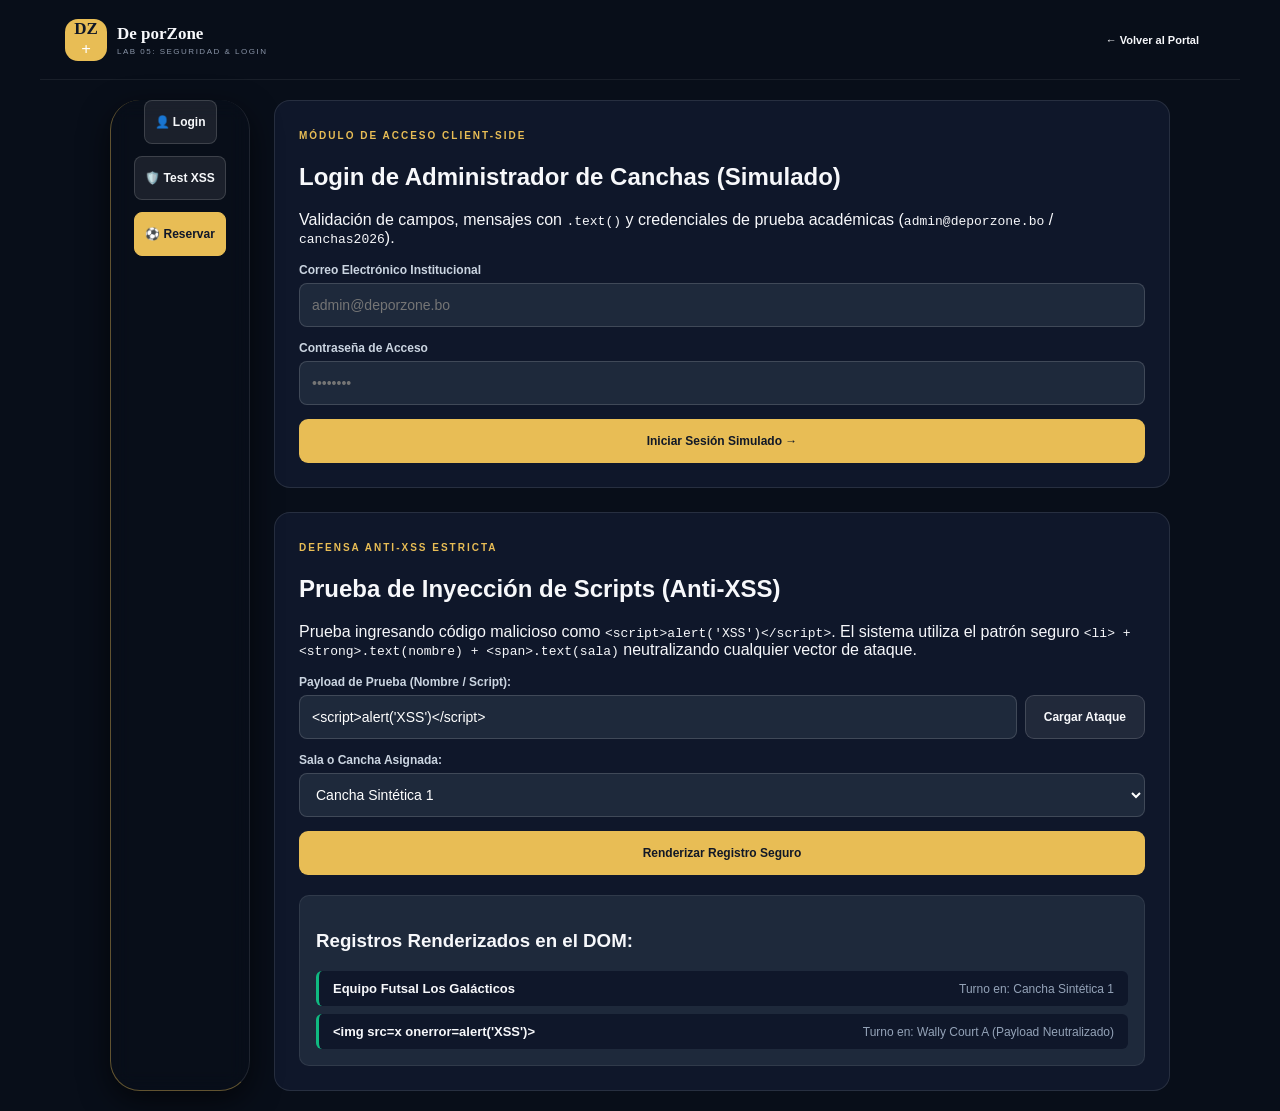
<file: reservas/semana2/05-seguridad-xss-responsividad-login/index.html>
<!DOCTYPE html>
<html lang="es">
<head>
    <meta charset="UTF-8">
    <meta name="viewport" content="width=device-width, initial-scale=1.0">
    <title>05 - Seguridad Anti-XSS y Login | De porZone</title>
    <link rel="stylesheet" href="../../styles.css">
    <link rel="stylesheet" href="styles.css">
</head>
<body class="theme-futbol">

    <header class="topbar">
        <a class="brand" href="../../index.html">
            <span class="logo">DZ<span>+</span></span>
            <span>
                <b>De porZone</b>
                <small>LAB 05: SEGURIDAD & LOGIN</small>
            </span>
        </a>
        <a class="nav-cta" href="../../index.html">← Volver al Portal</a>
    </header>

    <main class="lab-viewport-container">
        <!-- Barra de Acciones Responsive (.dock-acciones) -->
        <aside class="dock-acciones" aria-label="Acciones rápidas">
            <button type="button" class="dock-btn" id="dockBtnLogin">👤 Login</button>
            <button type="button" class="dock-btn" id="dockBtnXSS">🛡️ Test XSS</button>
            <a href="../../index.html#reservar" class="dock-btn dock-btn--cta">⚽ Reservar</a>
        </aside>

        <section class="lab-content-area">
            <!-- 1. LOGIN SIMULADO (Client-Side, Cero almacenamiento de claves reales) -->
            <div class="card-modulo" id="seccionLogin">
                <span class="eyebrow">MÓDULO DE ACCESO CLIENT-SIDE</span>
                <h2>Login de Administrador de Canchas (Simulado)</h2>
                <p>Validación de campos, mensajes con <code>.text()</code> y credenciales de prueba académicas (<code>admin@deporzone.bo</code> / <code>canchas2026</code>).</p>

                <form id="formLoginSimulado" class="form-login" novalidate>
                    <div class="campo">
                        <label for="loginEmail">Correo Electrónico Institucional</label>
                        <input type="email" id="loginEmail" placeholder="admin@deporzone.bo" required>
                    </div>

                    <div class="campo">
                        <label for="loginPassword">Contraseña de Acceso</label>
                        <input type="password" id="loginPassword" placeholder="••••••••" required>
                    </div>

                    <button type="submit" class="btn primary btn-login">
                        Iniciar Sesión Simulado →
                    </button>

                    <p id="loginFeedback" class="feedback-msg" role="status" aria-live="polite"></p>
                </form>
            </div>

            <!-- 2. DEMOSTRACIÓN DE SEGURIDAD ANTI-XSS -->
            <div class="card-modulo" id="seccionXSS">
                <span class="eyebrow">DEFENSA ANTI-XSS ESTRICTA</span>
                <h2>Prueba de Inyección de Scripts (Anti-XSS)</h2>
                <p>
                    Prueba ingresando código malicioso como <code>&lt;script&gt;alert('XSS')&lt;/script&gt;</code>.
                    El sistema utiliza el patrón seguro <code>&lt;li&gt; + &lt;strong&gt;.text(nombre) + &lt;span&gt;.text(sala)</code> neutralizando cualquier vector de ataque.
                </p>

                <form id="formTestXSS" class="form-xss">
                    <div class="campo">
                        <label for="inputPayload">Payload de Prueba (Nombre / Script):</label>
                        <div class="input-with-button">
                            <input type="text" id="inputPayload" value="<script>alert('XSS')</script>">
                            <button type="button" class="btn secondary" id="btnCargarPayload">Cargar Ataque</button>
                        </div>
                    </div>

                    <div class="campo">
                        <label for="selectSala">Sala o Cancha Asignada:</label>
                        <select id="selectSala">
                            <option value="Cancha Sintética 1">Cancha Sintética 1</option>
                            <option value="Wally Court A">Wally Court A</option>
                            <option value="Coliseo Vóley">Coliseo Vóley</option>
                        </select>
                    </div>

                    <button type="submit" class="btn primary">
                        Renderizar Registro Seguro
                    </button>
                </form>

                <div class="xss-output-box">
                    <h3>Registros Renderizados en el DOM:</h3>
                    <ul id="listaReservasSeguras" class="lista-segura">
                        <!-- Generado estrictamente con .text() -->
                    </ul>
                </div>
            </div>
        </section>
    </main>

    <script src="https://code.jquery.com/jquery-3.7.1.min.js"></script>
    <script src="script.js"></script>
</body>
</html>
</file>
<file: reservas/styles.css>
/* ==========================================================================
   CONFIGURACIÓN GENERAL & VARIABLES DEPORTIVAS
   De porZone | Diseño Web II (SIS-0141) - UPDS Sede La Paz
   Diseño Minimalista SPA: Vistas Funcionales por Botones sin Desplazamiento
   ========================================================================== */

* {
    box-sizing: border-box;
}

html {
    scroll-behavior: auto; /* Sin scrolling forzado de página */
}

body {
    margin: 0;
    min-height: 100dvh; /* Requisito D: min-height: 100dvh (nunca 100vh fijo) */
    background: #080e19;
    color: #f7f8fb;
    font-family: 'DM Sans', sans-serif;

    --accent: #e8bd55;
    --glow: rgba(232, 189, 85, .17);

    overflow-x: hidden;
    transition: background .3s, color .3s;
    padding-bottom: 74px; /* Espacio para .dock-acciones en móvil vertical */
}

@media (min-width: 768px) {
    body {
        padding-bottom: 0;
    }
}

body.theme-wally {
    --accent: #49d6b4;
    --glow: rgba(73, 214, 180, .17);
}

body.theme-futsal {
    --accent: #ff8068;
    --glow: rgba(255, 128, 104, .17);
}

/* Modo Alto Contraste (Simulación J - #btnSimularContraste) */
body.alto-contraste {
    background: #000000 !important;
    color: #ffffff !important;
}

body.alto-contraste a,
body.alto-contraste button,
body.alto-contraste strong,
body.alto-contraste b {
    color: #ffff00 !important;
    border-color: #ffff00 !important;
}

body.alto-contraste .card-cancha,
body.alto-contraste .calculator,
body.alto-contraste .summary-box-card,
body.alto-contraste .reservation-form {
    background: #111111 !important;
    border: 2px solid #ffffff !important;
    color: #ffffff !important;
}

/* Foco Accesible Obligatorio (:focus-visible) */
button:focus-visible,
a:focus-visible,
input:focus-visible,
select:focus-visible,
textarea:focus-visible {
    outline: 3px solid #0d9488;
    outline-offset: 2px;
}

a {
    color: inherit;
    text-decoration: none;
}

button, input, select, textarea {
    font: inherit;
}

button {
    -webkit-tap-highlight-color: transparent;
}

.eyebrow {
    color: var(--accent);
    font-size: 10px;
    font-weight: 700;
    letter-spacing: 2px;
}

.eyebrow i {
    display: inline-block;
    width: 7px;
    height: 7px;
    border-radius: 50%;
    background: var(--accent);
    margin-right: 7px;
}

h1, h2, h3, h4 {
    font-family: 'Outfit', sans-serif;
}

h1 em, h2 em {
    color: var(--accent);
    font-style: normal;
}

/* ==========================================================================
   ARQUITECTURA DE VISTAS SIN SCROLL (.app-seccion & .app-tabs-bar)
   ========================================================================== */
.app-tabs-bar {
    max-width: 1200px;
    margin: 10px auto 0;
    padding: 6px 20px;
    display: flex;
    gap: 8px;
    overflow-x: auto;
    scrollbar-width: none;
    border-bottom: 1px solid rgba(255, 255, 255, 0.08);
}

.app-tabs-bar::-webkit-scrollbar {
    display: none;
}

.tab-view-btn {
    min-height: 44px;
    padding: 8px 16px;
    border-radius: 24px;
    background: rgba(255, 255, 255, 0.05);
    border: 1px solid rgba(255, 255, 255, 0.1);
    color: #cbd5e1;
    font-size: 13px;
    font-weight: 700;
    white-space: nowrap;
    cursor: pointer;
    transition: all .2s ease;
    display: inline-flex;
    align-items: center;
    gap: 6px;
}

.tab-view-btn:hover {
    background: rgba(255, 255, 255, 0.12);
    color: #ffffff;
    border-color: rgba(255, 255, 255, 0.25);
}

.tab-view-btn.active {
    background: var(--accent);
    color: #0f172a;
    border-color: var(--accent);
    box-shadow: 0 4px 14px rgba(232, 189, 85, 0.35);
}

.app-main-viewport {
    flex: 1;
    width: 100%;
    min-height: calc(100dvh - 160px);
}

/* Ocultar secciones inactivas; desplegar instantáneamente la activa */
.app-seccion {
    display: none;
    opacity: 0;
}

.app-seccion.active {
    display: block;
    opacity: 1;
    animation: viewFadeIn 0.22s ease-in-out;
}

@keyframes viewFadeIn {
    from {
        opacity: 0;
        transform: translateY(6px);
    }
    to {
        opacity: 1;
        transform: translateY(0);
    }
}

/* =====================================
   INDICADOR DE RED (#estadoRed - PWA)
   ===================================== */
.estado-red {
    padding: 8px 18px;
    font-size: 12px;
    font-weight: 700;
    text-align: center;
    transition: background .3s;
    position: sticky;
    top: 0;
    z-index: 100;
}

.estado-red.online {
    background: #065f46;
    color: #6ee7b7;
}

.estado-red.offline {
    background: #9a3412;
    color: #fdba74;
}

/* =====================================
   TOAST ALERT FLOTANTE (Sección G)
   ===================================== */
.toast-alert {
    display: none;
    position: fixed;
    top: 24px;
    right: 24px;
    background: #064e3b;
    border: 1px solid #10b981;
    color: #6ee7b7;
    padding: 14px 22px;
    border-radius: 12px;
    box-shadow: 0 12px 35px rgba(0, 0, 0, 0.55);
    z-index: 3000;
    font-size: 13px;
    font-weight: 700;
    display: flex;
    align-items: center;
    gap: 10px;
}

.toast-alert .toast-icon {
    font-size: 16px;
}

/* =====================================
   ENCABEZADO & NAVEGACIÓN
   ===================================== */
.topbar {
    height: 80px;
    max-width: 1200px;
    margin: auto;
    padding: 0 25px;
    display: flex;
    align-items: center;
    justify-content: space-between;
    border-bottom: 1px solid #ffffff12;
    position: relative;
    z-index: 20;
}

.brand {
    display: flex;
    align-items: center;
    gap: 10px;
    cursor: pointer;
}

.logo {
    width: 42px;
    height: 42px;
    border-radius: 13px;
    background: var(--accent);
    color: #111827;
    display: grid;
    place-items: center;
    font: 800 17px Outfit;
}

.logo span {
    color: white;
}

.brand b, .brand small {
    display: block;
}

.brand b {
    font: 700 17px Outfit;
}

.brand small {
    font-size: 8px;
    letter-spacing: 1.5px;
    color: #8994a7;
    margin-top: 3px;
}

.topbar nav {
    display: flex;
    gap: 20px;
    font-size: 12px;
    color: #aab4c4;
}

.topbar nav a {
    transition: color .2s;
    min-height: 44px;
    display: inline-flex;
    align-items: center;
    cursor: pointer;
}

.topbar nav a:hover,
.topbar nav a.active {
    color: var(--accent);
    font-weight: 700;
}

.header-actions {
    display: flex;
    align-items: center;
    gap: 10px;
}

.btn-install-app {
    padding: 10px 14px;
    font-size: 11px;
}

.nav-cta {
    border-radius: 25px;
    padding: 10px 16px;
    font-size: 11px;
    font-weight: 700;
    min-height: 44px;
    display: inline-flex;
    align-items: center;
    cursor: pointer;
}

.theme-toggle {
    min-width: 44px;
    min-height: 44px;
    border-radius: 50%;
    border: 1px solid #ffffff30;
    background: transparent;
    cursor: pointer;
    font-size: 17px;
    display: grid;
    place-items: center;
}

.hamburger {
    display: none;
    min-width: 44px;
    min-height: 44px;
    background: transparent;
    border: 1px solid #ffffff30;
    border-radius: 9px;
    cursor: pointer;
    padding: 8px;
}

.hamburger span {
    display: block;
    height: 2px;
    background: currentColor;
    margin: 5px 0;
    transition: .3s;
}

/* =====================================
   PORTADA PRINCIPAL (HERO)
   ===================================== */
.hero {
    max-width: 1200px;
    margin: auto;
    padding: 40px 25px 50px;
    display: grid;
    grid-template-columns: 1fr 1fr;
    gap: 50px;
    align-items: center;
}

h1 {
    font-size: clamp(38px, 5vw, 64px);
    letter-spacing: -2px;
    line-height: .98;
    margin: 18px 0;
}

.hero-copy > p,
.booking-copy > p {
    max-width: 450px;
    color: #a5afc0;
    font-size: 13px;
    line-height: 1.8;
}

.actions {
    display: flex;
    align-items: center;
    gap: 16px;
    margin-top: 24px;
    flex-wrap: wrap;
}

.btn {
    border: 0;
    border-radius: 9px;
    min-height: 44px;
    padding: 12px 18px;
    font-size: 12px;
    font-weight: 700;
    cursor: pointer;
    transition: .2s;
    display: inline-flex;
    align-items: center;
    justify-content: center;
}

.btn:hover {
    transform: translateY(-2px);
    filter: brightness(1.06);
}

.primary {
    background: var(--accent);
    color: #111827;
}

.secondary {
    background: rgba(255, 255, 255, 0.08);
    color: #f7f8fb;
    border: 1px solid rgba(255, 255, 255, 0.15);
}

.simple-link {
    font-size: 12px;
    color: #d4dae4;
    min-height: 44px;
    display: inline-flex;
    align-items: center;
    cursor: pointer;
}

.stats {
    display: flex;
    align-items: center;
    gap: 22px;
    margin-top: 40px;
}

.stats div b,
.stats div small {
    display: block;
}

.stats div b {
    font: 700 22px Outfit;
}

.stats div small {
    font-size: 9px;
    color: #8994a7;
    margin-top: 3px;
}

.stats > i {
    height: 30px;
    width: 1px;
    background: #ffffff25;
}

/* Multimedia Hero */
.visual {
    position: relative;
    padding: 0 0 27px 20px;
}

.hero-photo {
    height: 380px;
    border-radius: 19px;
    position: relative;
    overflow: hidden;
    background:
        linear-gradient(0deg, #050a15c9, transparent 65%),
        url('https://images.unsplash.com/photo-1574629810360-7efbbe195018?auto=format&fit=crop&w=1400&q=85')
        center/cover;
    box-shadow: 0 28px 75px #0008;
}

.photo-label {
    position: absolute;
    top: 22px;
    left: 22px;
    display: flex;
    align-items: center;
    gap: 11px;
    z-index: 2;
}

.photo-label > span {
    width: 42px;
    height: 42px;
    border-radius: 12px;
    background: var(--accent);
    color: #101827;
    display: grid;
    place-items: center;
    font-size: 21px;
}

.photo-label b, .photo-label small {
    display: block;
}

.photo-label b {
    font: 700 11px Outfit;
    letter-spacing: 1px;
}

.photo-label small {
    font-size: 8px;
    color: #d3d9e3;
    margin-top: 4px;
}

.watermark {
    position: absolute;
    right: 25px;
    top: 90px;
    width: 140px;
    height: 155px;
    border: 7px double #ffffff35;
    border-radius: 48% 48% 35% 35%;
    display: grid;
    place-items: center;
    color: #ffffff45;
    font: 800 42px Outfit;
    transform: rotate(7deg);
}

.photo-bottom {
    position: absolute;
    bottom: 20px;
    left: 23px;
    right: 23px;
    display: flex;
    align-items: center;
    gap: 12px;
    font-size: 8px;
    letter-spacing: 1.5px;
}

.photo-bottom i {
    height: 1px;
    background: #ffffff80;
    flex: 1;
}

.float-card {
    position: absolute;
    bottom: 0;
    left: 0;
    background: #fff;
    color: #101827;
    border-radius: 12px;
    padding: 13px 15px;
    display: flex;
    align-items: center;
    gap: 12px;
    min-width: 230px;
    box-shadow: 0 12px 35px #0007;
}

.float-card > span {
    width: 38px;
    height: 38px;
    background: #eef0f4;
    border-radius: 10px;
    display: grid;
    place-items: center;
    font-size: 20px;
}

.float-card b, .float-card small {
    display: block;
}

.float-card b {
    font: 700 11px Outfit;
}

.float-card small {
    font-size: 9px;
    color: #858e9d;
    margin-top: 4px;
}

.float-card strong {
    margin-left: auto;
}

/* =====================================
   SECCIONES GENERALES
   ===================================== */
.section {
    max-width: 1150px;
    margin: auto;
    padding: 40px 25px;
}

.section-heading {
    display: flex;
    justify-content: space-between;
    align-items: flex-end;
    margin-bottom: 24px;
    gap: 20px;
}

.section-heading h2 {
    font-size: clamp(24px, 3.2vw, 34px);
    letter-spacing: -1px;
    margin: 8px 0 0;
}

.section-heading > p {
    max-width: 340px;
    color: #929eb0;
    font-size: 12px;
    line-height: 1.7;
}

/* =====================================
   CARRUSEL (CLS & ASPECT-RATIO)
   ===================================== */
.carousel {
    position: relative;
    height: 360px;
    overflow: hidden;
    border-radius: 17px;
    background: #111c2d;
    aspect-ratio: 16 / 9;
}

.carousel-track {
    width: 100%;
    height: 100%;
    position: relative;
}

.carousel-slide {
    position: absolute;
    inset: 0;
    opacity: 0;
    visibility: hidden;
    transition: opacity .6s ease;
}

.carousel-slide.active {
    opacity: 1;
    visibility: visible;
}

.carousel-slide img {
    width: 100%;
    height: 100%;
    object-fit: cover;
    display: block;
}

.carousel-slide::after {
    content: "";
    position: absolute;
    inset: 0;
    background: linear-gradient(0deg, #050914dc, transparent 75%);
}

.slide-caption {
    position: absolute;
    z-index: 2;
    bottom: 40px;
    left: 30px;
}

.slide-caption span {
    color: var(--accent);
    font-size: 10px;
    letter-spacing: 2px;
    font-weight: 700;
}

.slide-caption h3 {
    font-size: 24px;
    margin: 8px 0;
}

.carousel-btn {
    position: absolute;
    z-index: 3;
    top: 50%;
    transform: translateY(-50%);
    min-width: 44px;
    min-height: 44px;
    border-radius: 50%;
    border: 1px solid #ffffff70;
    background: #08101c99;
    color: white;
    cursor: pointer;
    display: grid;
    place-items: center;
}

.carousel-btn.prev {
    left: 15px;
}

.carousel-btn.next {
    right: 15px;
}

.carousel-dots {
    position: absolute;
    z-index: 3;
    bottom: 20px;
    right: 25px;
    display: flex;
    gap: 8px;
}

.dot {
    min-width: 12px;
    height: 12px;
    border-radius: 20px;
    border: none;
    background: #ffffff80;
    cursor: pointer;
    transition: .3s;
}

.dot.active {
    width: 28px;
    background: var(--accent);
}

/* =====================================
   DEPORTES Y FILTROS
   ===================================== */
.filter-buttons {
    display: flex;
    flex-wrap: wrap;
    gap: 10px;
    margin-bottom: 20px;
}

.filter-btn {
    min-height: 44px;
    border: 1px solid #334158;
    background: #111c2d;
    color: #e5eaf2;
    padding: 10px 18px;
    border-radius: 30px;
    font-size: 12px;
    font-weight: 700;
    cursor: pointer;
    transition: .2s;
    display: inline-flex;
    align-items: center;
}

.filter-btn:hover,
.filter-btn.active {
    background: var(--accent);
    border-color: var(--accent);
    color: #111827;
}

.sports {
    display: grid;
    grid-template-columns: 1fr;
    gap: 14px;
}

@media (min-width: 768px) {
    .sports {
        grid-template-columns: repeat(3, 1fr);
    }
}

.sport-card {
    min-height: 48px;
    border: 1px solid #293449;
    border-radius: 13px;
    background: #111c2d;
    color: white;
    padding: 18px;
    display: flex;
    align-items: center;
    gap: 13px;
    text-align: left;
    cursor: pointer;
    transition: .25s;
}

.sport-card:hover,
.sport-card.active {
    border-color: var(--accent);
    background: linear-gradient(120deg, var(--glow), #111c2d);
    transform: translateY(-3px);
}

.sport-icon {
    width: 47px;
    height: 47px;
    border-radius: 12px;
    background: #243146;
    display: grid;
    place-items: center;
    font-size: 24px;
}

.sport-card span:nth-child(2) {
    flex: 1;
    min-width: 0;
}

.sport-card b, .sport-card small {
    display: block;
    min-width: 0;
    text-overflow: ellipsis;
    overflow: hidden;
    white-space: nowrap;
}

.sport-card b {
    font: 700 15px Outfit;
}

.sport-card small {
    font-size: 10px;
    color: #9ba6b7;
    margin-top: 4px;
}

.sport-card > strong {
    color: var(--accent);
}

.filter-result {
    color: #929eb0;
    font-size: 11px;
    margin-top: 14px;
}

/* ==========================================================================
   GRILLA DE CANCHAS RESPONSIVE (Sección D: Mobile-First)
   1fr en móvil; repeat(auto-fit, minmax(220px, 1fr)) desde 768px
   ========================================================================== */
.catalogo-grid {
    display: grid;
    grid-template-columns: 1fr;
    gap: 24px;
    margin-top: 16px;
    transition: max-width .3s ease;
}

@media (min-width: 768px) {
    .catalogo-grid {
        grid-template-columns: repeat(auto-fit, minmax(280px, 1fr));
    }
}

/* Simulador Vista Móvil (.sim-movil) - Único !important permitido según Sección E */
.catalogo-grid.sim-movil {
    max-width: 375px !important;
    margin-left: auto !important;
    margin-right: auto !important;
    grid-template-columns: 1fr !important;
    border: 3px dashed #e8bd55 !important;
    padding: 16px !important;
    border-radius: 20px !important;
    background: rgba(0, 0, 0, 0.45) !important;
}

/* ==========================================================================
   CALCULADORA & TARJETA RESUMEN (Sección F y G)
   ========================================================================== */
.booking {
    padding-top: 30px;
    padding-bottom: 50px;
}

.calculator-layout {
    display: grid;
    grid-template-columns: 1fr;
    gap: 28px;
    margin-top: 24px;
}

@media (min-width: 850px) {
    .calculator-layout {
        grid-template-columns: 1.2fr 1fr;
    }
}

.calculator {
    background: #f8f9fc;
    color: #152033;
    border-radius: 17px;
    padding: 26px;
    box-shadow: 0 25px 65px #0006;
}

.calc-head {
    display: flex;
    justify-content: space-between;
    align-items: center;
    margin-bottom: 18px;
}

.calc-head h3 {
    font-size: 20px;
    margin: 4px 0 0;
}

.available {
    font-size: 10px;
    color: #13824d;
    background: #e2f6eb;
    padding: 6px 12px;
    border-radius: 20px;
    font-weight: 700;
}

.calculator label {
    display: block;
    font-size: 11px;
    font-weight: 700;
    margin: 14px 0 6px;
}

.calculator select,
.hours {
    min-height: 44px;
    width: 100%;
    border: 1px solid #dfe3eb;
    border-radius: 8px;
    background: white;
    color: #182338;
}

.calculator select {
    padding: 0 12px;
}

.hours {
    display: flex;
    overflow: hidden;
}

.hours button {
    min-width: 44px;
    min-height: 44px;
    border: 0;
    background: #eef0f4;
    font-size: 22px;
    font-weight: bold;
    cursor: pointer;
}

.hours input {
    width: 50px;
    flex: 1;
    border: 0;
    outline: 0;
    text-align: center;
    font-weight: 700;
    font-size: 16px;
}

/* Extras Opcionales */
.extras-section {
    margin-top: 16px;
    padding: 14px;
    background: #eef1f6;
    border-radius: 10px;
}

.extras-label {
    display: block;
    font-size: 11px;
    font-weight: 700;
    margin-bottom: 8px;
    color: #334155;
}

.extras-options {
    display: flex;
    flex-direction: column;
    gap: 8px;
}

.extra-check-item {
    display: flex;
    align-items: center;
    gap: 10px;
    font-size: 12px;
    color: #1e293b;
    cursor: pointer;
}

.extra-check-item input {
    width: 18px;
    height: 18px;
    accent-color: #e8bd55;
}

.extras-badge {
    margin-top: 8px;
    font-size: 11px;
    color: #64748b;
    border-top: 1px solid #cbd5e1;
    padding-top: 6px;
}

.price-line,
.total {
    display: flex;
    justify-content: space-between;
    align-items: center;
}

.price-line {
    padding: 14px 0 10px;
    color: #64748b;
    font-size: 12px;
}

.price-line b {
    color: #1b273a;
}

.total {
    padding: 14px 0 16px;
    border-top: 1px solid #e5e8ee;
    font-size: 13px;
    font-weight: 700;
}

.total strong {
    font: 800 24px Outfit;
    color: #0f172a;
}

.confirm {
    width: 100%;
    min-height: 48px;
}

.disclaimer {
    text-align: center;
    font-size: 9px;
    color: #838e9e;
    margin: 10px 0 0;
}

/* Tarjeta Resumen */
.summary-box-card {
    background: #111c2d;
    border: 1px solid rgba(255, 255, 255, 0.1);
    border-radius: 17px;
    padding: 26px;
    display: flex;
    flex-direction: column;
    justify-content: space-between;
}

.summary-box-card h3 {
    margin: 4px 0 18px;
    font-size: 20px;
    color: #e8bd55;
}

.resumen-specs-list {
    list-style: none;
    margin: 0;
    padding: 0;
    display: flex;
    flex-direction: column;
    gap: 12px;
}

.resumen-specs-list li {
    display: flex;
    justify-content: space-between;
    padding-bottom: 10px;
    border-bottom: 1px solid rgba(255, 255, 255, 0.06);
    font-size: 13px;
}

.resumen-specs-list span {
    color: #94a3b8;
}

.resumen-specs-list strong {
    color: #f7f8fb;
    min-width: 0;
    text-overflow: ellipsis;
    overflow: hidden;
}

.resumen-total-wrap {
    margin: 20px 0;
    padding: 16px;
    background: rgba(232, 189, 85, 0.08);
    border: 1px solid rgba(232, 189, 85, 0.3);
    border-radius: 12px;
    text-align: center;
}

.resumen-total-wrap span {
    font-size: 11px;
    text-transform: uppercase;
    letter-spacing: 1px;
    color: #cbd5e1;
}

.resumen-total-number {
    font-size: 28px;
    font-weight: 800;
    color: #e8bd55;
    margin-top: 4px;
}

.resumen-security-badge {
    font-size: 11px;
    color: #64748b;
    margin: 0;
}

/* ==========================================================================
   TABLA DE RESERVAS CON FILAS ALTERNADAS & COLA LOCAL (Sección C y F)
   ========================================================================== */
.tabla-reservas-container {
    overflow-x: auto;
    border-radius: 12px;
    border: 1px solid rgba(255, 255, 255, 0.08);
    background: #111c2d;
    margin-top: 18px;
}

.tabla-reservas-estilizada {
    width: 100%;
    border-collapse: collapse;
    font-size: 13px;
    text-align: left;
}

.tabla-reservas-estilizada th,
.tabla-reservas-estilizada td {
    padding: 14px 16px;
    border-bottom: 1px solid rgba(255, 255, 255, 0.06);
}

.tabla-reservas-estilizada th {
    background: rgba(0, 0, 0, 0.3);
    color: #e8bd55;
    font-weight: 700;
    font-size: 12px;
    text-transform: uppercase;
    letter-spacing: 0.5px;
}

/* Filas alternadas requeridas */
.tabla-reservas-estilizada tbody tr:nth-child(even) {
    background: rgba(255, 255, 255, 0.02);
}

.tabla-reservas-estilizada tbody tr:hover {
    background: rgba(255, 255, 255, 0.05);
}

.badge-estado {
    display: inline-block;
    padding: 4px 10px;
    border-radius: 14px;
    font-size: 11px;
    font-weight: 700;
}

.badge-estado--pendiente {
    background: rgba(234, 88, 12, 0.2);
    color: #fb923c;
    border: 1px solid rgba(234, 88, 12, 0.4);
}

.badge-estado--verificado {
    background: rgba(16, 185, 129, 0.2);
    color: #34d399;
    border: 1px solid rgba(16, 185, 129, 0.4);
}

/* =====================================
   FORMULARIO DE CONTACTO
   ===================================== */
.form-section {
    padding-bottom: 60px;
}

.reservation-form {
    background: #111c2d;
    border: 1px solid #293449;
    border-radius: 16px;
    padding: 26px;
}

.form-grid {
    display: grid;
    grid-template-columns: 1fr 1fr;
    gap: 18px;
}

.form-group {
    display: flex;
    flex-direction: column;
    gap: 8px;
}

.form-group label {
    font-size: 12px;
    font-weight: 600;
}

.form-group .req {
    color: #ef4444;
}

.form-group input,
.form-group select,
.form-group textarea {
    min-height: 44px;
    width: 100%;
    border: 1px solid #344158;
    border-radius: 8px;
    background: #0a1423;
    color: white;
    padding: 11px 14px;
    outline: none;
    font-size: 13px;
    transition: .2s;
}

.form-group input:focus,
.form-group select:focus,
.form-group textarea:focus {
    border-color: var(--accent);
    box-shadow: 0 0 0 3px var(--glow);
}

.form-group textarea {
    resize: vertical;
}

.form-group.full {
    grid-column: 1 / -1;
}

.terms {
    display: flex;
    align-items: center;
    gap: 10px;
    margin: 20px 0;
    font-size: 12px;
    color: #abb6c7;
}

.terms input {
    width: 18px;
    height: 18px;
    accent-color: var(--accent);
}

.form-submit {
    min-width: 200px;
    min-height: 48px;
}

.form-message {
    font-size: 13px;
    margin-top: 14px;
    font-weight: 600;
}

/* ==========================================================================
   PORTAL DE MÓDULOS ACADÉMICOS (Sección A)
   ========================================================================== */
.modulos-grid {
    display: grid;
    grid-template-columns: 1fr;
    gap: 20px;
    margin-top: 20px;
}

@media (min-width: 768px) {
    .modulos-grid {
        grid-template-columns: repeat(3, 1fr);
    }
}

.modulo-semana-card {
    background: #111c2d;
    border: 1px solid rgba(255, 255, 255, 0.08);
    border-radius: 14px;
    padding: 20px;
}

.modulo-semana-card h3 {
    margin: 0 0 14px;
    font-size: 16px;
    color: #e8bd55;
    border-bottom: 1px solid rgba(255, 255, 255, 0.08);
    padding-bottom: 8px;
}

.modulo-semana-card ul {
    list-style: none;
    margin: 0;
    padding: 0;
    display: flex;
    flex-direction: column;
    gap: 8px;
}

.modulo-semana-card a {
    display: block;
    padding: 8px 10px;
    border-radius: 6px;
    font-size: 12px;
    color: #cbd5e1;
    background: rgba(255, 255, 255, 0.02);
    border: 1px solid rgba(255, 255, 255, 0.05);
    transition: all .2s;
    min-height: 44px;
    display: flex;
    align-items: center;
}

.modulo-semana-card a:hover {
    background: rgba(232, 189, 85, 0.15);
    color: #e8bd55;
    border-color: rgba(232, 189, 85, 0.3);
    transform: translateX(4px);
}

/* ==========================================================================
   PANEL DE SIMULACIONES (SECCIÓN J - IDS EXACTOS)
   ========================================================================== */
.simulaciones-section {
    background: #0b1322;
    border-radius: 18px;
    padding: 30px 24px;
    margin-top: 20px;
}

.simulaciones-toolbar {
    display: flex;
    flex-wrap: wrap;
    gap: 12px;
    margin-bottom: 24px;
}

.sim-tool-btn {
    min-height: 44px;
    font-size: 12px;
}

.simulaciones-reportes {
    display: grid;
    grid-template-columns: 1fr;
    gap: 20px;
}

@media (min-width: 768px) {
    .simulaciones-reportes {
        grid-template-columns: 1fr 1fr;
    }
}

.report-block {
    background: #111c2d;
    border: 1px solid rgba(255, 255, 255, 0.08);
    border-radius: 12px;
    padding: 18px;
}

.report-block h4 {
    margin: 0 0 10px;
    font-size: 13px;
    color: #e8bd55;
}

.report-output {
    font-size: 12px;
    line-height: 1.6;
    color: #cbd5e1;
    background: #080e19;
    padding: 14px;
    border-radius: 8px;
    min-height: 80px;
    border: 1px solid rgba(255, 255, 255, 0.05);
}

/* ==========================================================================
   BARRA DE ACCIONES (.dock-acciones - Sección D)
   Abajo en móvil vertical, lateral en landscape/PC
   ========================================================================== */
.dock-acciones {
    position: fixed;
    bottom: 0;
    left: 0;
    right: 0;
    background: rgba(11, 19, 34, 0.95);
    backdrop-filter: blur(10px);
    border-top: 1px solid rgba(232, 189, 85, 0.3);
    padding: 8px 16px;
    display: flex;
    justify-content: space-around;
    align-items: center;
    gap: 8px; /* 8px separación requerida */
    z-index: 200;
}

@media (min-width: 768px) {
    .dock-acciones {
        position: fixed;
        bottom: 24px;
        right: 24px;
        left: auto;
        top: auto;
        border-radius: 30px;
        border: 1px solid rgba(232, 189, 85, 0.4);
        padding: 8px 16px;
        box-shadow: 0 10px 30px rgba(0, 0, 0, 0.6);
    }
}

/* Regla landscape con max-height: 500px requerida */
@media (orientation: landscape) and (max-height: 500px) {
    .dock-acciones {
        position: fixed;
        left: 0;
        top: 0;
        bottom: 0;
        right: auto;
        width: 76px;
        flex-direction: column;
        justify-content: center;
        border-top: none;
        border-right: 1px solid rgba(232, 189, 85, 0.3);
        padding: 6px;
        border-radius: 0;
    }

    body {
        padding-left: 85px;
        padding-bottom: 0;
    }
}

.dock-btn {
    min-width: 44px;
    min-height: 44px;
    padding: 8px 12px;
    background: rgba(255, 255, 255, 0.08);
    border: 1px solid rgba(255, 255, 255, 0.15);
    border-radius: 8px;
    color: #f7f8fb;
    font-size: 11px;
    font-weight: 700;
    display: inline-flex;
    align-items: center;
    justify-content: center;
    transition: all .2s;
    cursor: pointer;
}

.dock-btn:hover,
.dock-btn.active {
    background: rgba(255, 255, 255, 0.22);
    border-color: #e8bd55;
    color: #ffffff;
}

.dock-btn--cta {
    background: #e8bd55;
    color: #111827;
    border-color: #e8bd55;
}

/* =====================================
   FOOTER
   ===================================== */
footer {
    max-width: 1150px;
    margin: auto;
    padding: 20px 25px 26px;
    border-top: 1px solid #ffffff17;
    display: flex;
    justify-content: space-between;
    align-items: center;
    gap: 20px;
    color: #8490a3;
    font-size: 11px;
}

.footer-brand p {
    font-size: 11px;
    color: #929eb0;
    margin-top: 8px;
}

.social-links {
    display: flex;
    gap: 12px;
}

.social-links a {
    min-width: 44px;
    min-height: 44px;
    border-radius: 50%;
    display: grid;
    place-items: center;
    background: #19263a;
    border: 1px solid #334158;
    color: white;
    font-size: 16px;
    font-weight: bold;
    transition: .3s;
}

.social-links a:hover {
    background: var(--accent);
    color: #111827;
    transform: translateY(-3px);
}

/* ==========================================================================
   MODAL DE CONFIRMACIÓN (SECCIÓN G)
   ========================================================================== */
.modal-backdrop {
    display: none;
    position: fixed;
    inset: 0;
    z-index: 2000;
    background: rgba(2, 7, 17, 0.88);
    backdrop-filter: blur(8px);
    align-items: center;
    justify-content: center;
    padding: 18px;
}

.modal {
    position: relative;
    width: min(440px, 100%);
    padding: 30px 24px;
    background: #0f172a;
    color: #f7f8fb;
    border: 1px solid rgba(232, 189, 85, 0.4);
    border-radius: 18px;
    text-align: center;
    box-shadow: 0 25px 60px rgba(0, 0, 0, 0.7);
}

.close {
    position: absolute;
    right: 14px;
    top: 12px;
    border: 0;
    background: none;
    font-size: 26px;
    color: #94a3b8;
    cursor: pointer;
    min-width: 44px;
    min-height: 44px;
    display: grid;
    place-items: center;
}

.check {
    width: 52px;
    height: 52px;
    border-radius: 50%;
    background: rgba(232, 189, 85, 0.15);
    color: #e8bd55;
    display: grid;
    place-items: center;
    font-size: 24px;
    margin: 0 auto 15px;
    border: 1px solid rgba(232, 189, 85, 0.35);
}

.modal h2 {
    font-size: 22px;
    margin: 10px 0;
    color: #e8bd55;
}

.modal-details-card {
    background: #1e293b;
    border-radius: 10px;
    padding: 16px;
    margin: 18px 0;
    text-align: left;
    font-size: 13px;
}

.modal-details-card p {
    margin: 8px 0;
    display: flex;
    justify-content: space-between;
}

.modal-flash-timer {
    margin-top: 12px;
    padding-top: 10px;
    border-top: 1px dashed rgba(255, 255, 255, 0.15);
    text-align: center;
    color: #ff8068;
    font-weight: 700;
}

.modal-actions {
    display: flex;
    gap: 10px;
}

.modal-actions button {
    flex: 1;
    min-height: 44px;
}

.modal-message {
    font-size: 13px;
    font-weight: 700;
    color: #34d399;
    margin-top: 12px;
}

/* =====================================
   RESPONSIVE DESIGN (360px, 390px, 768px)
   ===================================== */
@media (max-width: 850px) {
    .hero {
        grid-template-columns: 1fr;
        gap: 30px;
        padding-top: 20px;
    }

    .visual {
        max-width: 620px;
        width: 100%;
        margin: auto;
    }

    .hamburger {
        display: block;
    }

    .topbar nav {
        display: none;
        position: absolute;
        top: 75px;
        left: 15px;
        right: 15px;
        z-index: 30;
        padding: 15px;
        border-radius: 12px;
        background: #142137;
        border: 1px solid #344158;
        flex-direction: column;
        gap: 0;
    }

    .topbar nav.open {
        display: flex;
    }

    .topbar nav a {
        padding: 12px;
        border-bottom: 1px solid #ffffff15;
    }

    .header-actions {
        margin-left: auto;
    }
}

@media (max-width: 600px) {
    .topbar {
        height: 70px;
        padding: 0 14px;
    }

    .nav-cta {
        display: none;
    }

    .hero {
        padding: 24px 14px;
    }

    .hero h1 {
        font-size: clamp(32px, 9vw, 44px);
        letter-spacing: -1.5px;
    }

    .hero-photo {
        height: 280px;
    }

    .carousel {
        height: 230px;
    }

    .form-grid {
        grid-template-columns: 1fr;
    }

    .form-group.full {
        grid-column: auto;
    }

    footer {
        flex-direction: column;
        align-items: flex-start;
    }
}
</file>
<file: reservas/semana1/01-modo-oscuro/styles.css>
/* Lab 01: Estilos específicos */
.lab-container {
    max-width: 900px;
    margin: 40px auto;
    padding: 0 20px;
}

.lab-card {
    background: rgba(15, 23, 42, 0.7);
    border: 1px solid rgba(255, 255, 255, 0.1);
    border-radius: 16px;
    padding: 32px;
}

.badge-status {
    font-size: 11px;
    font-weight: 700;
    padding: 6px 12px;
    border-radius: 20px;
    background: rgba(232, 189, 85, 0.15);
    color: #e8bd55;
    border: 1px solid rgba(232, 189, 85, 0.3);
}

.preview-box {
    margin: 24px 0;
    padding: 24px;
    border-radius: 12px;
    background: rgba(255, 255, 255, 0.03);
    border: 1px dashed rgba(255, 255, 255, 0.15);
}

.cancha-sample {
    max-width: 320px;
    padding: 20px;
    background: #1e293b;
    border-radius: 12px;
    border: 1px solid rgba(255, 255, 255, 0.1);
}

.badge-sport {
    font-size: 11px;
    color: #e8bd55;
    font-weight: 700;
}

.code-note {
    font-size: 13px;
    color: #94a3b8;
    background: #020617;
    padding: 12px 16px;
    border-radius: 8px;
    display: flex;
    justify-content: space-between;
}

/* Modo claro adaptado */
body.light-mode {
    background: #f1f5f9;
    color: #0f172a;
}

body.light-mode .lab-card {
    background: #ffffff;
    border-color: #cbd5e1;
    box-shadow: 0 10px 25px rgba(0,0,0,0.05);
}

body.light-mode .topbar {
    border-color: #e2e8f0;
}

body.light-mode .cancha-sample {
    background: #f8fafc;
    border-color: #e2e8f0;
}

body.light-mode .code-note {
    background: #e2e8f0;
    color: #334155;
}
</file>
<file: reservas/semana1/03-menu-hamburguesa/styles.css>
/* Lab 03: Menú Hamburguesa */
.lab-container {
    max-width: 800px;
    margin: 40px auto;
    padding: 0 20px;
}

.lab-card {
    background: #0f172a;
    border: 1px solid rgba(255, 255, 255, 0.1);
    border-radius: 16px;
    padding: 32px;
}

.hamburger-btn {
    min-width: 44px;
    min-height: 44px;
    background: transparent;
    border: 1px solid rgba(255, 255, 255, 0.25);
    border-radius: 8px;
    padding: 8px;
    display: inline-flex;
    flex-direction: column;
    justify-content: center;
    align-items: center;
    gap: 5px;
    cursor: pointer;
    transition: background 0.2s, border-color 0.2s;
}

.hamburger-btn:hover {
    background: rgba(255, 255, 255, 0.1);
    border-color: #e8bd55;
}

.hamburger-bar {
    width: 22px;
    height: 2px;
    background-color: #f7f8fb;
    border-radius: 2px;
    transition: transform 0.25s, opacity 0.25s;
}

.nav-collapsible {
    display: none;
    background: #090e1a;
    border-bottom: 2px solid #e8bd55;
    padding: 20px;
}

.nav-list {
    list-style: none;
    margin: 0;
    padding: 0;
    display: flex;
    flex-direction: column;
    gap: 12px;
    max-width: 1200px;
    margin: 0 auto;
}

.nav-list a {
    display: block;
    padding: 10px 16px;
    border-radius: 6px;
    color: #cbd5e1;
    font-size: 14px;
    font-weight: 600;
    transition: all 0.2s;
}

.nav-list a:hover {
    background: rgba(232, 189, 85, 0.15);
    color: #e8bd55;
    transform: translateX(4px);
}

.test-panel {
    margin-top: 24px;
    background: #1e293b;
    padding: 20px;
    border-radius: 10px;
    border: 1px solid rgba(255, 255, 255, 0.08);
}
</file>
<file: reservas/semana1/04-validacion-formulario/styles.css>
/* Lab 04: Validación Formulario */
.lab-container {
    max-width: 700px;
    margin: 40px auto;
    padding: 0 20px;
}

.lab-card {
    background: #0f172a;
    border: 1px solid rgba(255, 255, 255, 0.1);
    border-radius: 16px;
    padding: 32px;
}

.alerta-exito {
    display: none;
    background: #064e3b;
    border: 1px solid #10b981;
    color: #6ee7b7;
    padding: 16px 20px;
    border-radius: 8px;
    font-weight: 700;
    font-size: 14px;
    margin-bottom: 24px;
}

.form-estilizado {
    display: flex;
    flex-direction: column;
    gap: 20px;
}

.campo {
    display: flex;
    flex-direction: column;
    gap: 6px;
}

.campo label {
    font-size: 13px;
    font-weight: 700;
    color: #cbd5e1;
}

.campo .req {
    color: #ef4444;
}

.campo input,
.campo select {
    min-height: 44px;
    padding: 10px 14px;
    background: #1e293b;
    border: 1px solid rgba(255, 255, 255, 0.15);
    border-radius: 8px;
    color: #fff;
    font-size: 14px;
    transition: border-color 0.2s, box-shadow 0.2s;
}

.campo input:focus,
.campo select:focus {
    outline: none;
    border-color: #e8bd55;
    box-shadow: 0 0 0 2px rgba(232, 189, 85, 0.25);
}

.campo input.invalido {
    border-color: #ef4444;
}

.campo input.valido {
    border-color: #10b981;
}

.error-msg {
    display: none;
    color: #f87171;
    font-size: 12px;
    font-weight: 600;
}

.campo-fila {
    display: grid;
    grid-template-columns: 1fr 1fr;
    gap: 16px;
}

.btn-enviar {
    margin-top: 10px;
    min-height: 48px;
}
</file>
<file: reservas/semana1/05-bitacora-dia1/styles.css>
/* Lab 05: Bitácora TikTok Live */
.lab-container {
    max-width: 1100px;
    margin: 30px auto;
    padding: 0 20px;
}

.lab-card {
    background: #0f172a;
    border: 1px solid rgba(255, 255, 255, 0.1);
    border-radius: 16px;
    padding: 28px;
}

.live-layout {
    display: grid;
    grid-template-columns: 1fr;
    gap: 20px;
    margin-top: 24px;
}

@media (min-width: 850px) {
    .live-layout {
        grid-template-columns: 1.3fr 1fr;
    }
}

.live-stream-box {
    position: relative;
    background: linear-gradient(135deg, #1e1b4b 0%, #090e1a 100%);
    border: 2px solid rgba(255, 128, 104, 0.3);
    border-radius: 16px;
    min-height: 480px;
    display: flex;
    flex-direction: column;
    justify-content: space-between;
    padding: 20px;
    overflow: hidden;
    user-select: none;
    cursor: pointer;
}

.live-badge-rec {
    background: #ef4444;
    color: #fff;
    padding: 6px 12px;
    border-radius: 20px;
    font-size: 11px;
    font-weight: 700;
    width: fit-content;
}

.stream-center {
    text-align: center;
    color: #cbd5e1;
}

.stream-icon {
    font-size: 54px;
    display: block;
    margin-bottom: 12px;
}

.like-overlay {
    position: absolute;
    top: 50%;
    left: 50%;
    transform: translate(-50%, -50%) scale(0);
    font-size: 80px;
    pointer-events: none;
    transition: transform 0.3s cubic-bezier(0.175, 0.885, 0.32, 1.275), opacity 0.3s;
    opacity: 0;
}

.like-overlay.animating {
    transform: translate(-50%, -50%) scale(1.4);
    opacity: 1;
}

.flash-deals-tray {
    display: grid;
    grid-template-columns: repeat(auto-fit, minmax(130px, 1fr));
    gap: 10px;
    margin-top: 20px;
}

.deal-card {
    background: rgba(15, 23, 42, 0.85);
    border: 1px solid rgba(255, 255, 255, 0.1);
    border-radius: 10px;
    padding: 12px;
    display: flex;
    flex-direction: column;
    gap: 4px;
    backdrop-filter: blur(8px);
}

.deal-tag {
    font-size: 9px;
    font-weight: 800;
    color: #ff8068;
}

.deal-card h4 {
    margin: 0;
    font-size: 13px;
    color: #fff;
}

.deal-card p {
    margin: 0;
    font-size: 11px;
    color: #94a3b8;
}

.deal-price {
    font-size: 14px;
    font-weight: 700;
    color: #e8bd55;
    margin: 4px 0;
}

.deal-btn {
    min-height: 38px;
    padding: 6px 10px;
    font-size: 11px;
}

.live-sidebar {
    display: flex;
    flex-direction: column;
    gap: 16px;
}

.chat-box, .log-box {
    background: #1e293b;
    border: 1px solid rgba(255, 255, 255, 0.08);
    border-radius: 12px;
    padding: 16px;
}

.chat-input-wrapper input {
    width: 100%;
    min-height: 44px;
    padding: 8px 12px;
    background: #0f172a;
    border: 1px solid rgba(255, 255, 255, 0.15);
    border-radius: 8px;
    color: #fff;
}

.log-head {
    display: flex;
    justify-content: space-between;
    align-items: center;
    margin-bottom: 12px;
}

.log-list {
    list-style: none;
    margin: 0;
    padding: 0;
    max-height: 250px;
    overflow-y: auto;
    display: flex;
    flex-direction: column;
    gap: 8px;
}

.log-item {
    font-size: 12px;
    background: #0f172a;
    border-left: 3px solid #e8bd55;
    padding: 8px 12px;
    border-radius: 4px;
    display: flex;
    flex-direction: column;
    gap: 2px;
}

.log-item--click {
    border-left-color: #10b981;
}

.log-item--dblclick {
    border-left-color: #ef4444;
}

.log-item--keyup {
    border-left-color: #38bdf8;
}

.log-meta {
    font-size: 10px;
    color: #64748b;
}

.btn-clear {
    background: transparent;
    border: 1px solid rgba(255, 255, 255, 0.2);
    color: #94a3b8;
    padding: 4px 8px;
    border-radius: 4px;
    cursor: pointer;
    font-size: 11px;
}
</file>
<file: reservas/semana1/06-bitacora-dia2/styles.css>
/* Lab 06: Bitácora Día 2 Checkout */
.lab-container {
    max-width: 950px;
    margin: 30px auto;
    padding: 0 20px;
}

.lab-card {
    background: #0f172a;
    border: 1px solid rgba(255, 255, 255, 0.1);
    border-radius: 16px;
    padding: 28px;
}

.checkout-grid {
    display: grid;
    grid-template-columns: 1fr;
    gap: 24px;
    margin-top: 24px;
}

@media (min-width: 768px) {
    .checkout-grid {
        grid-template-columns: 1.1fr 1fr;
    }
}

.checkout-form {
    background: #1e293b;
    border: 1px solid rgba(255, 255, 255, 0.08);
    border-radius: 12px;
    padding: 20px;
    display: flex;
    flex-direction: column;
    gap: 16px;
}

.checkout-form h3 {
    margin: 0;
    color: #49d6b4;
    font-size: 16px;
}

.campo {
    display: flex;
    flex-direction: column;
    gap: 6px;
}

.campo label {
    font-size: 12px;
    font-weight: 700;
    color: #cbd5e1;
}

.campo .req {
    color: #ef4444;
}

.campo input, .campo select {
    min-height: 44px;
    padding: 8px 12px;
    background: #0f172a;
    border: 1px solid rgba(255, 255, 255, 0.15);
    border-radius: 8px;
    color: #fff;
}

.summary-box {
    background: rgba(73, 214, 180, 0.1);
    border: 1px solid rgba(73, 214, 180, 0.25);
    border-radius: 8px;
    padding: 12px 16px;
    display: flex;
    justify-content: space-between;
    align-items: center;
}

.summary-price {
    font-size: 20px;
    color: #49d6b4;
}

.btn-checkout {
    min-height: 46px;
}

.log-panel {
    background: #1e293b;
    border: 1px solid rgba(255, 255, 255, 0.08);
    border-radius: 12px;
    padding: 20px;
    display: flex;
    flex-direction: column;
}

.log-header {
    display: flex;
    justify-content: space-between;
    align-items: center;
    margin-bottom: 12px;
}

.log-header h3 {
    margin: 0;
    font-size: 15px;
    color: #f7f8fb;
}

.badge-audit {
    font-size: 10px;
    font-weight: 700;
    background: #065f46;
    color: #34d399;
    padding: 4px 8px;
    border-radius: 12px;
}

.log-entries {
    list-style: none;
    margin: 0;
    padding: 0;
    max-height: 320px;
    overflow-y: auto;
    display: flex;
    flex-direction: column;
    gap: 8px;
}

.log-entry {
    background: #0f172a;
    border-left: 3px solid #49d6b4;
    padding: 10px 12px;
    border-radius: 4px;
    font-size: 12px;
    display: flex;
    flex-direction: column;
    gap: 3px;
}

.log-entry--order {
    border-left-color: #e8bd55;
}

.log-timestamp {
    font-size: 10px;
    color: #64748b;
}

.log-text {
    color: #e2e8f0;
}
</file>
<file: reservas/semana2/01-jquery-acordeon-temas/styles.css>
/* Lab Semana 2 - 01: Acordeón & Reto Pro */
.lab-container {
    max-width: 900px;
    margin: 30px auto;
    padding: 0 20px;
}

.lab-card {
    border-radius: 16px;
    padding: 32px;
    transition: background 0.4s ease, border-color 0.4s ease;
    border: 1px solid rgba(255, 255, 255, 0.1);
}

/* Degradados temáticos dinámicos (Reto Pro) */
.bg-futbol {
    background: radial-gradient(circle at top right, rgba(232, 189, 85, 0.15), transparent 70%), #0f172a;
    border-color: rgba(232, 189, 85, 0.35);
}

.bg-wally {
    background: radial-gradient(circle at top right, rgba(73, 214, 180, 0.2), transparent 70%), #081a24;
    border-color: rgba(73, 214, 180, 0.4);
}

.bg-voley {
    background: radial-gradient(circle at top right, rgba(255, 128, 104, 0.2), transparent 70%), #1f1118;
    border-color: rgba(255, 128, 104, 0.4);
}

.reto-pro-header {
    display: flex;
    align-items: center;
    gap: 20px;
    margin: 16px 0 24px;
}

.main-icon-wrapper {
    width: 64px;
    height: 64px;
    border-radius: 16px;
    background: rgba(255, 255, 255, 0.08);
    display: grid;
    place-items: center;
    border: 1px solid rgba(255, 255, 255, 0.15);
}

.main-sport-icon {
    font-size: 36px;
}

.reto-pro-header h1 {
    margin: 0;
    font-size: 24px;
}

.reto-pro-header p {
    margin: 4px 0 0;
    font-size: 13px;
    color: #94a3b8;
}

.deportes-selector {
    display: flex;
    gap: 10px;
    margin-bottom: 28px;
    flex-wrap: wrap;
}

.btn-deporte {
    min-height: 44px;
    padding: 10px 18px;
    background: rgba(255, 255, 255, 0.06);
    border: 1px solid rgba(255, 255, 255, 0.12);
    border-radius: 8px;
    color: #f1f5f9;
    font-size: 13px;
    font-weight: 700;
    cursor: pointer;
    transition: all 0.2s;
}

.btn-deporte:hover {
    background: rgba(255, 255, 255, 0.14);
}

.btn-deporte.active {
    background: #e8bd55;
    color: #0f172a;
    border-color: #e8bd55;
}

/* Acordeón */
.accordion {
    display: flex;
    flex-direction: column;
    gap: 12px;
}

.accordion-item {
    background: rgba(15, 23, 42, 0.6);
    border: 1px solid rgba(255, 255, 255, 0.08);
    border-radius: 10px;
    overflow: hidden;
}

.accordion-btn {
    width: 100%;
    min-height: 50px;
    padding: 14px 20px;
    background: transparent;
    border: none;
    color: #f8fafc;
    font-weight: 700;
    font-size: 14px;
    display: flex;
    justify-content: space-between;
    align-items: center;
    cursor: pointer;
    text-align: left;
    transition: background 0.2s;
}

.accordion-btn:hover {
    background: rgba(255, 255, 255, 0.04);
}

.accordion-arrow {
    font-size: 10px;
    transition: transform 0.2s;
    color: #94a3b8;
}

.accordion-btn[aria-expanded="true"] .accordion-arrow {
    transform: rotate(180deg);
    color: #e8bd55;
}

.accordion-panel {
    display: none;
    padding: 18px 20px;
    border-top: 1px solid rgba(255, 255, 255, 0.06);
    color: #cbd5e1;
    font-size: 13px;
    line-height: 1.6;
}

.accordion-panel p {
    margin: 6px 0;
}

.horas-preview {
    display: grid;
    grid-template-columns: repeat(auto-fit, minmax(180px, 1fr));
    gap: 16px;
}

.hora-col h4 {
    margin: 0 0 8px;
    font-size: 13px;
    color: #e8bd55;
}

.hora-col ul {
    margin: 0;
    padding-left: 18px;
    font-size: 12px;
}
</file>
<file: reservas/semana2/02-calculador-modal-timer/styles.css>
/* Lab Semana 2 - 02: Calculador, Resumen y Modal con Timer */
.lab-container {
    max-width: 1000px;
    margin: 30px auto;
    padding: 0 20px;
}

.lab-card {
    background: #0f172a;
    border: 1px solid rgba(255, 255, 255, 0.1);
    border-radius: 16px;
    padding: 32px;
}

.booking-engine {
    display: grid;
    grid-template-columns: 1fr;
    gap: 24px;
    margin-top: 24px;
}

@media (min-width: 768px) {
    .booking-engine {
        grid-template-columns: 1.2fr 1fr;
    }
}

.calc-box, .summary-card {
    background: #1e293b;
    border: 1px solid rgba(255, 255, 255, 0.08);
    border-radius: 12px;
    padding: 24px;
}

.calc-box h3, .summary-card h3 {
    margin: 0 0 16px;
    font-size: 16px;
    color: #e8bd55;
}

.campo {
    display: flex;
    flex-direction: column;
    gap: 6px;
    margin-bottom: 16px;
}

.campo label {
    font-size: 12px;
    font-weight: 700;
    color: #cbd5e1;
}

.campo select, .campo input {
    min-height: 44px;
    padding: 8px 12px;
    background: #0f172a;
    border: 1px solid rgba(255, 255, 255, 0.15);
    border-radius: 8px;
    color: #fff;
    font-size: 14px;
}

.hrs-input-group {
    display: flex;
    align-items: center;
    gap: 10px;
}

.hrs-input-group input {
    width: 120px;
}

.hrs-sufijo {
    font-size: 13px;
    color: #94a3b8;
}

.extras-group {
    margin-top: 20px;
    padding-top: 16px;
    border-top: 1px solid rgba(255, 255, 255, 0.08);
}

.extras-title {
    display: block;
    font-size: 12px;
    font-weight: 700;
    color: #cbd5e1;
    margin-bottom: 10px;
}

.extras-list {
    display: flex;
    flex-direction: column;
    gap: 8px;
}

.extra-item {
    display: flex;
    align-items: center;
    gap: 10px;
    font-size: 13px;
    color: #e2e8f0;
    cursor: pointer;
    user-select: none;
}

.extra-check {
    width: 18px;
    height: 18px;
    accent-color: #e8bd55;
}

.extras-counter {
    margin-top: 12px;
    font-size: 12px;
    color: #94a3b8;
    background: rgba(255, 255, 255, 0.03);
    padding: 8px 12px;
    border-radius: 6px;
}

.summary-card {
    display: flex;
    flex-direction: column;
    justify-content: space-between;
}

.summary-details {
    list-style: none;
    margin: 0;
    padding: 0;
    display: flex;
    flex-direction: column;
    gap: 12px;
}

.summary-details li {
    display: flex;
    justify-content: space-between;
    font-size: 13px;
    padding-bottom: 8px;
    border-bottom: 1px solid rgba(255, 255, 255, 0.05);
}

.summary-details span {
    color: #94a3b8;
}

.summary-details strong {
    color: #fff;
}

.total-display {
    margin: 20px 0;
    padding: 16px;
    background: rgba(232, 189, 85, 0.08);
    border: 1px solid rgba(232, 189, 85, 0.25);
    border-radius: 10px;
}

.total-display span {
    display: block;
    font-size: 11px;
    color: #cbd5e1;
    text-transform: uppercase;
    letter-spacing: 0.5px;
}

.total-monto {
    display: block;
    font-size: 24px;
    font-weight: 800;
    color: #e8bd55;
    margin-top: 4px;
}

.btn-alquilar {
    min-height: 48px;
    width: 100%;
    font-size: 14px;
}

/* Modal Estilizado (Sección G) */
.modal-backdrop {
    display: none;
    position: fixed;
    inset: 0;
    background: rgba(0, 0, 0, 0.85);
    backdrop-filter: blur(6px);
    z-index: 1000;
    align-items: center;
    justify-content: center;
    padding: 20px;
}

.modal-dialog {
    background: #0f172a;
    border: 1px solid rgba(232, 189, 85, 0.4);
    border-radius: 16px;
    padding: 30px;
    max-width: 450px;
    width: 100%;
    position: relative;
    box-shadow: 0 20px 50px rgba(0, 0, 0, 0.6);
    color: #f7f8fb;
    text-align: center;
}

.modal-close {
    position: absolute;
    top: 14px;
    right: 14px;
    background: transparent;
    border: none;
    font-size: 24px;
    color: #94a3b8;
    cursor: pointer;
    min-width: 36px;
    min-height: 36px;
    display: grid;
    place-items: center;
}

.modal-icon {
    font-size: 40px;
    margin-bottom: 10px;
}

.modal-dialog h2 {
    margin: 0 0 16px;
    font-size: 20px;
    color: #e8bd55;
}

.modal-body-content {
    background: #1e293b;
    border-radius: 10px;
    padding: 16px;
    margin-bottom: 20px;
    text-align: left;
    font-size: 13px;
}

.modal-body-content p {
    margin: 8px 0;
    display: flex;
    justify-content: space-between;
}

.modal-timer-badge {
    margin-top: 12px;
    padding-top: 10px;
    border-top: 1px dashed rgba(255, 255, 255, 0.15);
    text-align: center;
    color: #ff8068;
    font-weight: 700;
}

.modal-actions-btns {
    display: flex;
    gap: 12px;
}

.modal-actions-btns .btn {
    flex: 1;
    min-height: 44px;
}

/* Toast Alert Flotante arriba a la derecha */
.toast-alert {
    display: none;
    position: fixed;
    top: 24px;
    right: 24px;
    background: #064e3b;
    border: 1px solid #10b981;
    color: #6ee7b7;
    padding: 14px 20px;
    border-radius: 10px;
    box-shadow: 0 10px 30px rgba(0,0,0,0.5);
    z-index: 2000;
    font-size: 14px;
    font-weight: 700;
    align-items: center;
    gap: 10px;
}
</file>
<file: reservas/semana2/04-arquitectura-pwa-offline/styles.css>
/* Lab Semana 2 - 04: PWA Offline-First */
.lab-container {
    max-width: 1050px;
    margin: 20px auto;
    padding: 0 20px;
}

.lab-card {
    background: #0f172a;
    border: 1px solid rgba(255, 255, 255, 0.1);
    border-radius: 16px;
    padding: 32px;
}

/* Indicador de Red Requerido (#estadoRed) */
.estado-red {
    padding: 10px 20px;
    font-size: 13px;
    font-weight: 700;
    text-align: center;
    transition: background 0.3s ease;
}

.estado-red.online {
    background: #065f46;
    color: #6ee7b7;
}

.estado-red.offline {
    background: #9a3412;
    color: #fdba74;
}

.offline-engine {
    display: grid;
    grid-template-columns: 1fr;
    gap: 24px;
    margin-top: 24px;
}

@media (min-width: 768px) {
    .offline-engine {
        grid-template-columns: 1fr 1.3fr;
    }
}

.offline-form, .queue-panel {
    background: #1e293b;
    border: 1px solid rgba(255, 255, 255, 0.08);
    border-radius: 12px;
    padding: 20px;
}

.offline-form h3, .queue-panel h3 {
    margin: 0 0 16px;
    font-size: 16px;
    color: #e8bd55;
}

.campo {
    display: flex;
    flex-direction: column;
    gap: 6px;
    margin-bottom: 14px;
}

.campo label {
    font-size: 12px;
    font-weight: 700;
    color: #cbd5e1;
}

.campo input, .campo select {
    min-height: 44px;
    padding: 8px 12px;
    background: #0f172a;
    border: 1px solid rgba(255, 255, 255, 0.15);
    border-radius: 8px;
    color: #fff;
}

.queue-header {
    display: flex;
    justify-content: space-between;
    align-items: center;
    margin-bottom: 16px;
}

.btn-toggle-red {
    background: rgba(255, 255, 255, 0.08);
    border: 1px solid rgba(255, 255, 255, 0.2);
    color: #cbd5e1;
    padding: 6px 12px;
    border-radius: 6px;
    cursor: pointer;
    font-size: 11px;
    font-weight: 600;
}

.table-responsive {
    overflow-x: auto;
}

.tabla-reservas {
    width: 100%;
    border-collapse: collapse;
    font-size: 12px;
}

.tabla-reservas th, .tabla-reservas td {
    padding: 12px 10px;
    text-align: left;
    border-bottom: 1px solid rgba(255, 255, 255, 0.08);
}

.tabla-reservas th {
    background: rgba(0, 0, 0, 0.2);
    color: #e8bd55;
    font-weight: 700;
}

/* Filas alternadas requeridas */
.tabla-reservas tbody tr:nth-child(even) {
    background: rgba(255, 255, 255, 0.02);
}

.badge-estado {
    display: inline-block;
    padding: 4px 8px;
    border-radius: 12px;
    font-size: 11px;
    font-weight: 700;
}

.badge-estado--pendiente {
    background: rgba(234, 88, 12, 0.2);
    color: #fb923c;
    border: 1px solid rgba(234, 88, 12, 0.4);
}

.badge-estado--verificado {
    background: rgba(16, 185, 129, 0.2);
    color: #34d399;
    border: 1px solid rgba(16, 185, 129, 0.4);
}
</file>
<file: reservas/semana2/05-seguridad-xss-responsividad-login/styles.css>
/* Lab Semana 2 - 05: Seguridad Anti-XSS y 4 Puntos Críticos de UI Móvil */

/* 1. min-height: 100dvh obligatorio */
.lab-viewport-container {
    min-height: 100dvh;
    display: flex;
    flex-direction: column;
    max-width: 1100px;
    margin: 0 auto;
    padding: 20px;
    position: relative;
    padding-bottom: 90px; /* Espacio para el dock inferior en móvil */
}

@media (min-width: 768px) {
    .lab-viewport-container {
        flex-direction: row;
        gap: 24px;
        padding-bottom: 20px;
    }
}

/* 2. Barra de acciones (.dock-acciones) abajo en móvil y lateral en PC/landscape */
.dock-acciones {
    position: fixed;
    bottom: 0;
    left: 0;
    right: 0;
    background: rgba(15, 23, 42, 0.95);
    backdrop-filter: blur(10px);
    border-top: 1px solid rgba(232, 189, 85, 0.3);
    padding: 10px 16px;
    display: flex;
    justify-content: space-around;
    align-items: center;
    gap: 8px; /* 8px separación requerida */
    z-index: 100;
}

@media (min-width: 768px) {
    .dock-acciones {
        position: static;
        flex-direction: column;
        justify-content: flex-start;
        width: 140px;
        border-top: none;
        border-right: 1px solid rgba(255, 255, 255, 0.1);
        background: transparent;
        padding: 0;
        gap: 12px;
    }
}

/* Regla landscape con max-height: 500px requerida */
@media (orientation: landscape) and (max-height: 500px) {
    .dock-acciones {
        position: fixed;
        left: 0;
        top: 0;
        bottom: 0;
        right: auto;
        width: 80px;
        flex-direction: column;
        justify-content: center;
        border-top: none;
        border-right: 1px solid rgba(232, 189, 85, 0.3);
        padding: 6px;
    }

    .lab-viewport-container {
        padding-left: 95px;
        padding-bottom: 20px;
    }
}

/* 3. Botones mínimos de 44x44px con 8px de separación */
.dock-btn {
    min-width: 44px;
    min-height: 44px;
    padding: 10px;
    background: rgba(255, 255, 255, 0.08);
    border: 1px solid rgba(255, 255, 255, 0.15);
    border-radius: 8px;
    color: #f7f8fb;
    font-size: 12px;
    font-weight: 700;
    cursor: pointer;
    display: flex;
    align-items: center;
    justify-content: center;
    text-align: center;
    transition: background 0.2s, border-color 0.2s;
    text-decoration: none;
}

.dock-btn:hover {
    background: rgba(255, 255, 255, 0.18);
    border-color: #e8bd55;
}

.dock-btn--cta {
    background: #e8bd55;
    color: #0f172a;
    border-color: #e8bd55;
}

.lab-content-area {
    flex: 1;
    display: flex;
    flex-direction: column;
    gap: 24px;
    min-width: 0; /* Previene desbordamiento flex */
}

.card-modulo {
    background: #0f172a;
    border: 1px solid rgba(255, 255, 255, 0.1);
    border-radius: 16px;
    padding: 24px;
}

/* 4. Textos largos con min-width: 0 y text-overflow: ellipsis */
.card-modulo h2,
.lista-segura strong,
.lista-segura span {
    min-width: 0;
    text-overflow: ellipsis;
    overflow: hidden;
    white-space: nowrap;
}

.form-login, .form-xss {
    display: flex;
    flex-direction: column;
    gap: 14px;
    margin-top: 16px;
}

.campo {
    display: flex;
    flex-direction: column;
    gap: 6px;
}

.campo label {
    font-size: 12px;
    font-weight: 700;
    color: #cbd5e1;
}

.campo input, .campo select {
    min-height: 44px;
    padding: 8px 12px;
    background: #1e293b;
    border: 1px solid rgba(255, 255, 255, 0.15);
    border-radius: 8px;
    color: #fff;
    font-size: 14px;
}

.input-with-button {
    display: flex;
    gap: 8px;
}

.input-with-button input {
    flex: 1;
}

.feedback-msg {
    display: none;
    padding: 10px 14px;
    border-radius: 6px;
    font-size: 13px;
    font-weight: 600;
    margin: 8px 0 0;
}

.feedback-msg.exito {
    background: rgba(16, 185, 129, 0.15);
    border: 1px solid #10b981;
    color: #6ee7b7;
}

.feedback-msg.error {
    background: rgba(239, 68, 68, 0.15);
    border: 1px solid #ef4444;
    color: #fca5a5;
}

.xss-output-box {
    margin-top: 20px;
    background: #1e293b;
    border-radius: 10px;
    padding: 16px;
    border: 1px solid rgba(255, 255, 255, 0.08);
}

.lista-segura {
    list-style: none;
    margin: 12px 0 0;
    padding: 0;
    display: flex;
    flex-direction: column;
    gap: 8px;
}

/* Patrón seguro: <li> + <strong>.text(nombre) + <span>.text(sala) */
.item-seguro {
    background: #0f172a;
    border-left: 3px solid #10b981;
    padding: 10px 14px;
    border-radius: 6px;
    display: flex;
    justify-content: space-between;
    align-items: center;
    gap: 12px;
}

.item-seguro strong {
    color: #f7f8fb;
    font-size: 13px;
}

.item-seguro span {
    color: #94a3b8;
    font-size: 12px;
}
</file>
